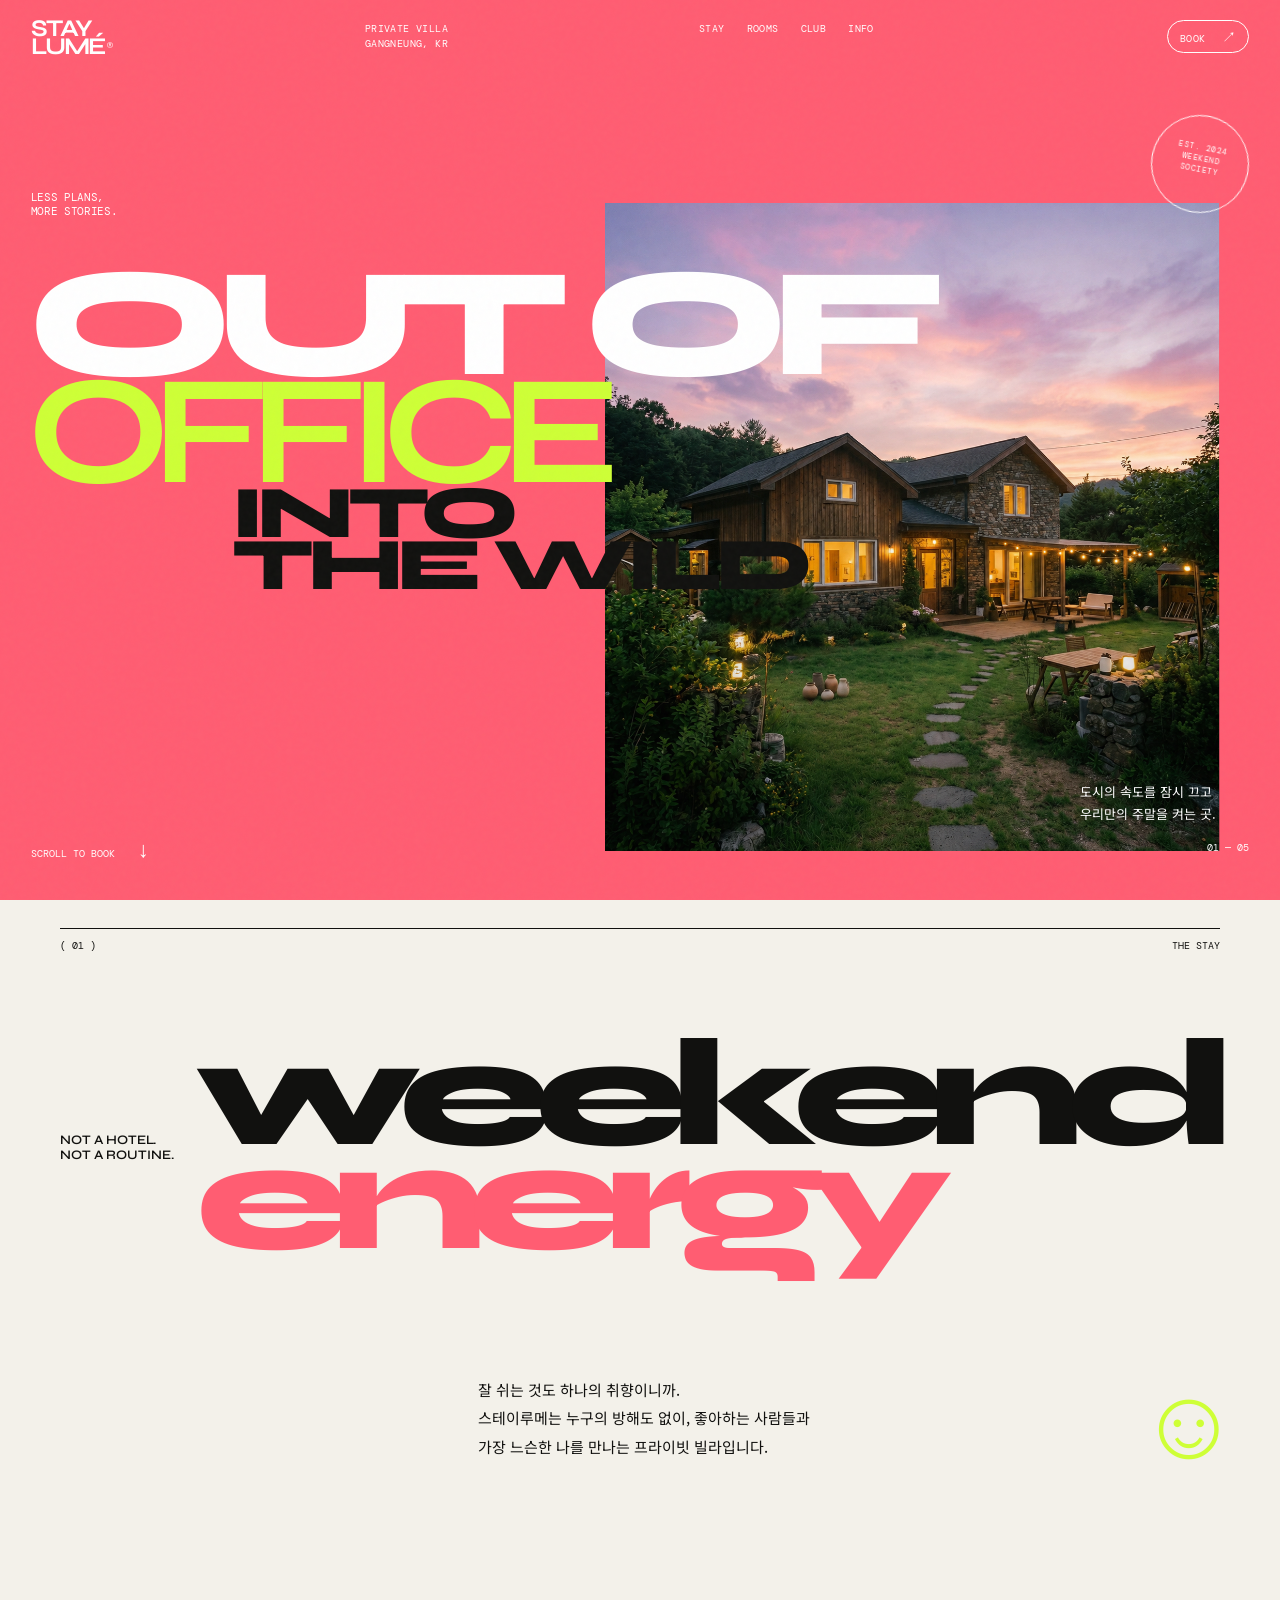
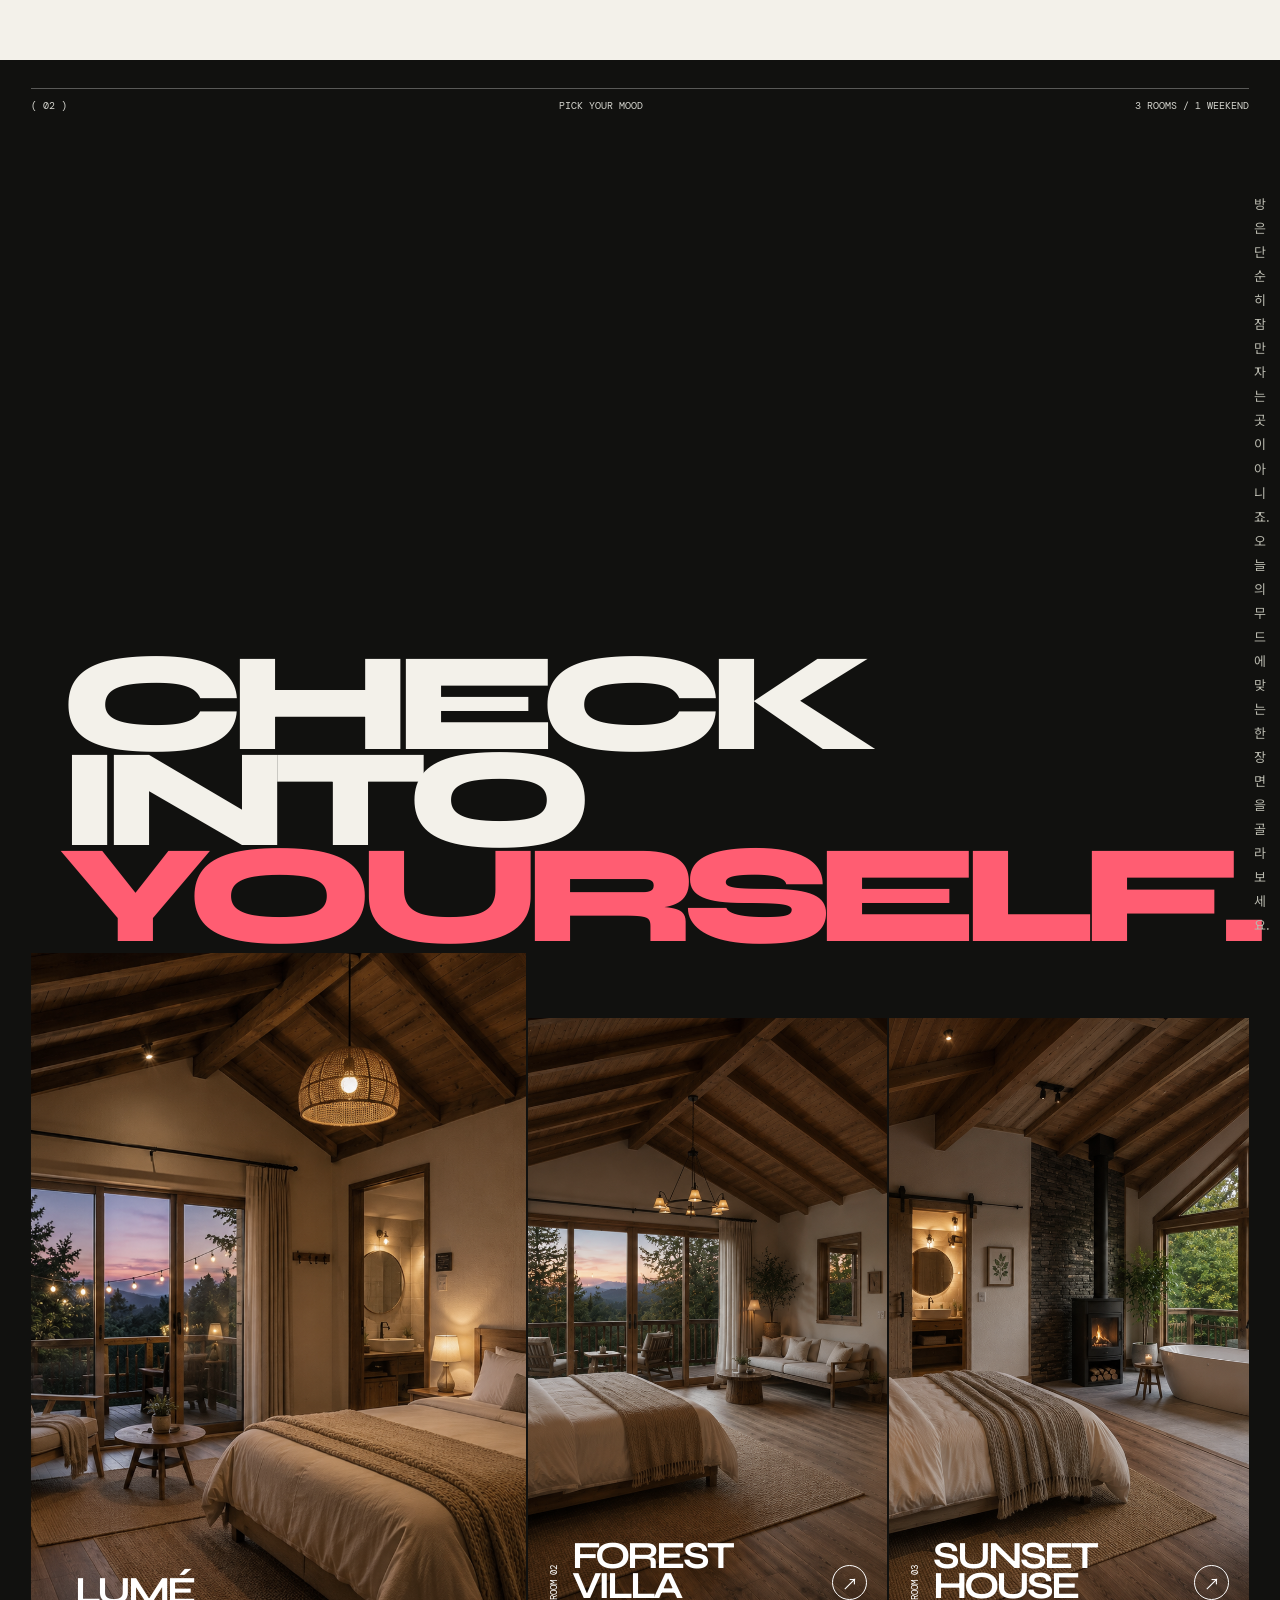
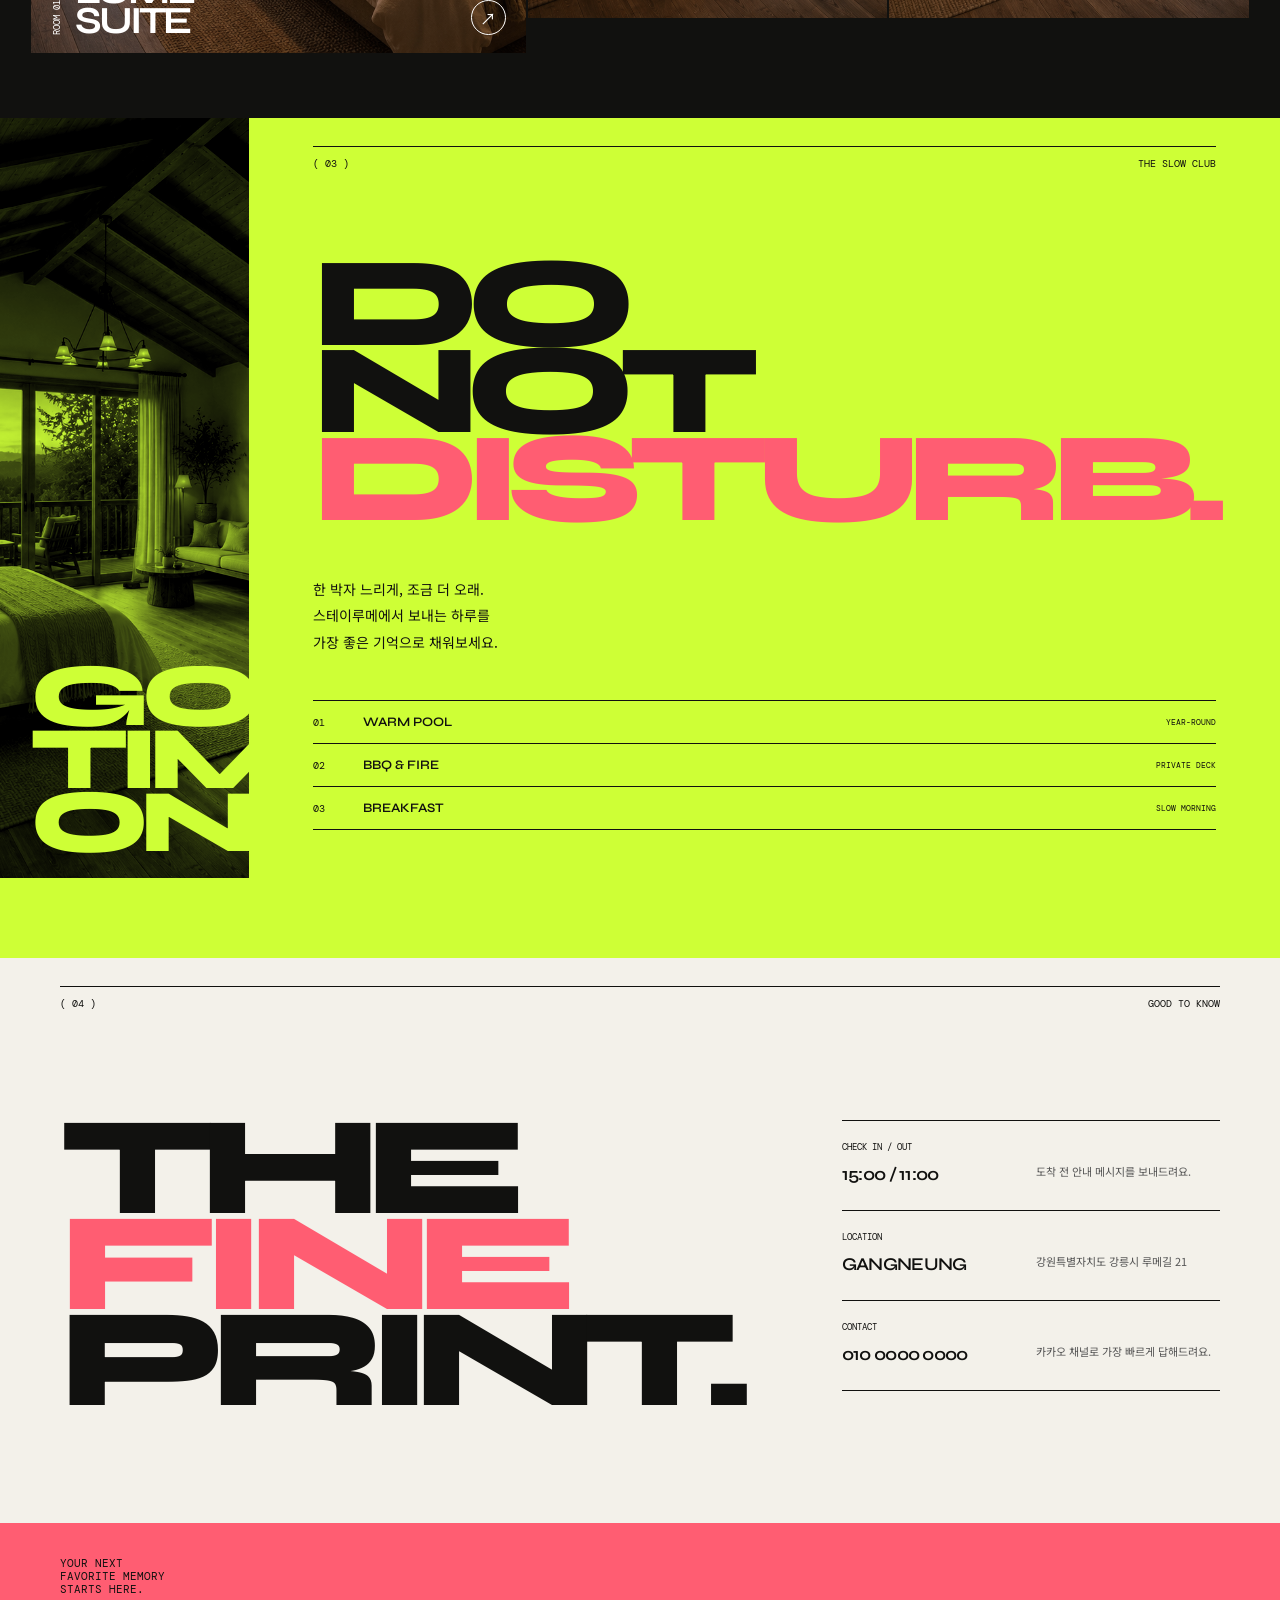
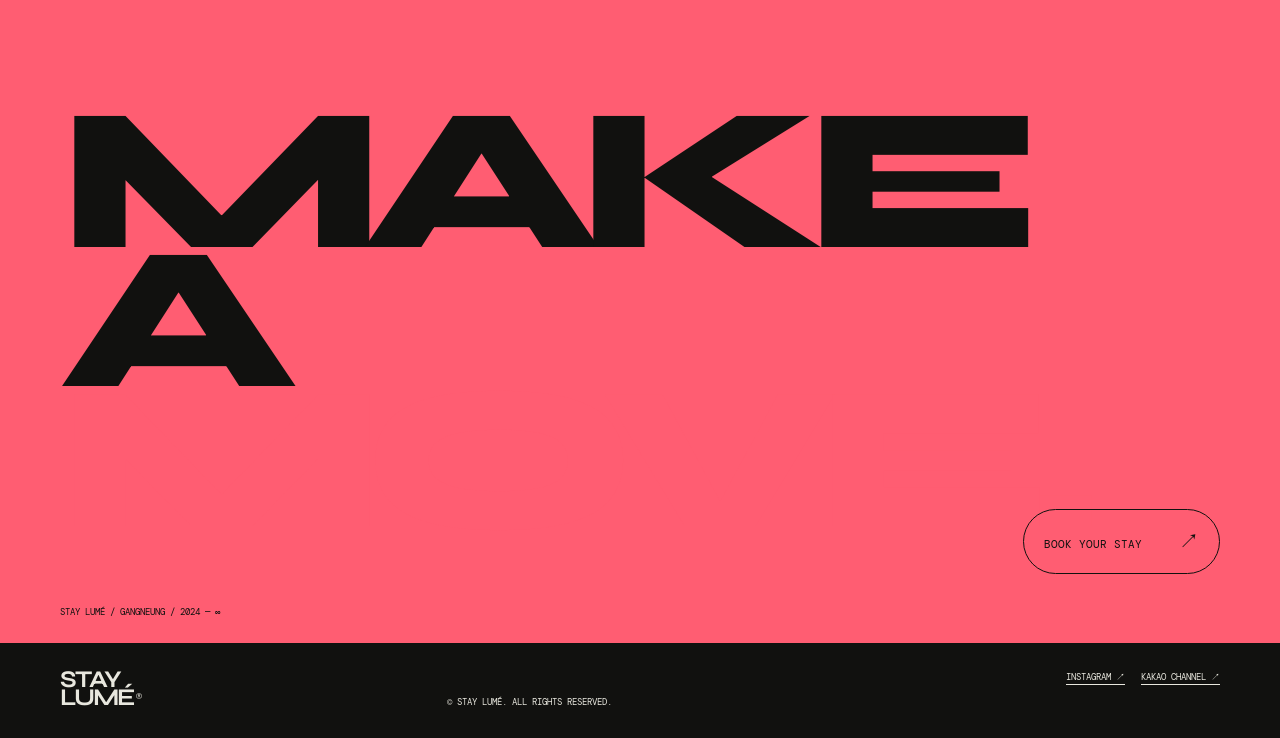
<file: site/01/index.html>
<!doctype html>
<html lang="ko">
  <head>
    <meta charset="UTF-8" />
    <meta name="viewport" content="width=device-width, initial-scale=1.0" />
    <meta name="description" content="STAY LUMÉ — 자연 가까이, 취향은 가장 선명하게." />
    <title>STAY LUMÉ — A slow weekend club</title>
    <link rel="preconnect" href="https://fonts.googleapis.com" />
    <link rel="preconnect" href="https://fonts.gstatic.com" crossorigin />
    <link href="https://fonts.googleapis.com/css2?family=DM+Mono&family=Syne:wght@400;500;600;700;800&family=Noto+Sans+KR:wght@400;500;600;700&display=swap" rel="stylesheet" />
    <link rel="stylesheet" href="style.css" />
    <link rel="stylesheet" href="../../wp-copy.css" data-wp-copy-ui="true" />
  </head>
  <body>
    <div class="grain" aria-hidden="true"></div>
    <header class="header" id="top">
      <a class="logo" href="#top">STAY<br />LUMÉ<span>®</span></a>
      <p class="header-note">PRIVATE VILLA<br />GANGNEUNG, KR</p>
      <nav class="nav" aria-label="주요 메뉴">
        <a href="#stay">STAY</a><a href="#rooms">ROOMS</a><a href="#club">CLUB</a><a href="#info">INFO</a>
      </nav>
      <a class="book-chip" href="#booking">BOOK <span>↗</span></a>
      <button class="menu-toggle" aria-label="메뉴 열기" aria-expanded="false"><span>MENU</span><i></i><i></i></button>
    </header>

    <div class="mobile-menu" aria-hidden="true">
      <a href="#stay">STAY</a><a href="#rooms">ROOMS</a><a href="#club">CLUB</a><a href="#info">INFO</a><a href="#booking">BOOK NOW ↗</a>
    </div>

    <main>
      <section class="hero">
        <div class="hero-photo"><img src="../../image/home.png" alt="스테이루메의 자연 풍경" /></div>
        <div class="hero-stamp">EST. 2024<br />WEEKEND<br />SOCIETY</div>
        <p class="hero-kicker">LESS PLANS,<br />MORE STORIES.</p>
        <h1><span>OUT OF</span><strong>OFFICE</strong><em>INTO<br />THE WILD</em></h1>
        <p class="hero-copy">도시의 속도를 잠시 끄고<br />우리만의 주말을 켜는 곳.</p>
        <a class="hero-book" href="#booking">SCROLL TO BOOK <b>↓</b></a>
        <p class="hero-count">01 — 05</p>
      </section>

      <section class="manifesto" id="stay">
        <div class="section-label"><span>( 01 )</span><span>THE STAY</span></div>
        <div class="manifesto-head"><p>NOT A HOTEL.<br />NOT A ROUTINE.</p><h2>weekend<br /><i>energy</i></h2></div>
        <div class="manifesto-bottom"><p>잘 쉬는 것도 하나의 취향이니까.<br />스테이루메는 누구의 방해도 없이, 좋아하는 사람들과<br />가장 느슨한 나를 만나는 프라이빗 빌라입니다.</p><div class="smiley">☺</div></div>
      </section>

      <section class="rooms" id="rooms">
        <div class="section-label section-label-light"><span>( 02 )</span><span>PICK YOUR MOOD</span><span>3 ROOMS / 1 WEEKEND</span></div>
        <div class="rooms-title"><h2>CHECK<br />INTO<br /><i>YOURSELF.</i></h2><p>방은 단순히 잠만 자는 곳이 아니죠.<br />오늘의 무드에 맞는 한 장면을 골라보세요.</p></div>
        <div class="room-grid">
          <a class="room room-a" href="#booking"><img src="../../image/room1.png" alt="루메 스위트 객실" /><div class="room-meta"><span>ROOM 01</span><b>LUMÉ<br />SUITE</b><i>↗</i></div></a>
          <a class="room room-b" href="#booking"><img src="../../image/room3.png" alt="포레스트 빌라 객실" /><div class="room-meta"><span>ROOM 02</span><b>FOREST<br />VILLA</b><i>↗</i></div></a>
          <a class="room room-c" href="#booking"><img src="../../image/room4.png" alt="선셋 하우스 객실" /><div class="room-meta"><span>ROOM 03</span><b>SUNSET<br />HOUSE</b><i>↗</i></div></a>
        </div>
      </section>

      <section class="club" id="club">
        <div class="club-visual"><img src="../../image/room3.png" alt="스테이루메의 휴식 공간" /><p>GOOD<br />TIMES<br />ONLY</p></div>
        <div class="club-copy"><div class="section-label"><span>( 03 )</span><span>THE SLOW CLUB</span></div><h2>DO<br />NOT<br /><i>DISTURB.</i></h2><p>한 박자 느리게, 조금 더 오래.<br />스테이루메에서 보내는 하루를<br />가장 좋은 기억으로 채워보세요.</p><div class="club-list"><div><b>01</b><span>WARM POOL</span><em>YEAR-ROUND</em></div><div><b>02</b><span>BBQ & FIRE</span><em>PRIVATE DECK</em></div><div><b>03</b><span>BREAKFAST</span><em>SLOW MORNING</em></div></div></div>
      </section>

      <section class="info" id="info">
        <div class="section-label"><span>( 04 )</span><span>GOOD TO KNOW</span></div>
        <div class="info-layout"><h2>THE<br /><i>FINE</i><br />PRINT.</h2><div class="info-items"><article><span>CHECK IN / OUT</span><strong>15:00 / 11:00</strong><p>도착 전 안내 메시지를 보내드려요.</p></article><article><span>LOCATION</span><strong>GANGNEUNG</strong><p>강원특별자치도 강릉시 루메길 21</p></article><article><span>CONTACT</span><strong>010 0000 0000</strong><p>카카오 채널로 가장 빠르게 답해드려요.</p></article></div></div>
      </section>

      <section class="booking" id="booking">
        <p>YOUR NEXT<br />FAVORITE MEMORY<br />STARTS HERE.</p>
        <h2>MAKE<br />A <i>MOVE.</i></h2>
        <a href="tel:010-0000-0000">BOOK YOUR STAY <span>↗</span></a>
        <small>STAY LUMÉ / GANGNEUNG / 2024 — ∞</small>
      </section>
    </main>
    <footer><a class="logo" href="#top">STAY<br />LUMÉ<span>®</span></a><p>© STAY LUMÉ. ALL RIGHTS RESERVED.</p><div><a href="#top">INSTAGRAM ↗</a><a href="#top">KAKAO CHANNEL ↗</a></div></footer>
    <script src="script.js"></script>
    <script src="../../wp-copy.js" data-wp-copy-ui="true"></script>
  </body>
</html>
</file>
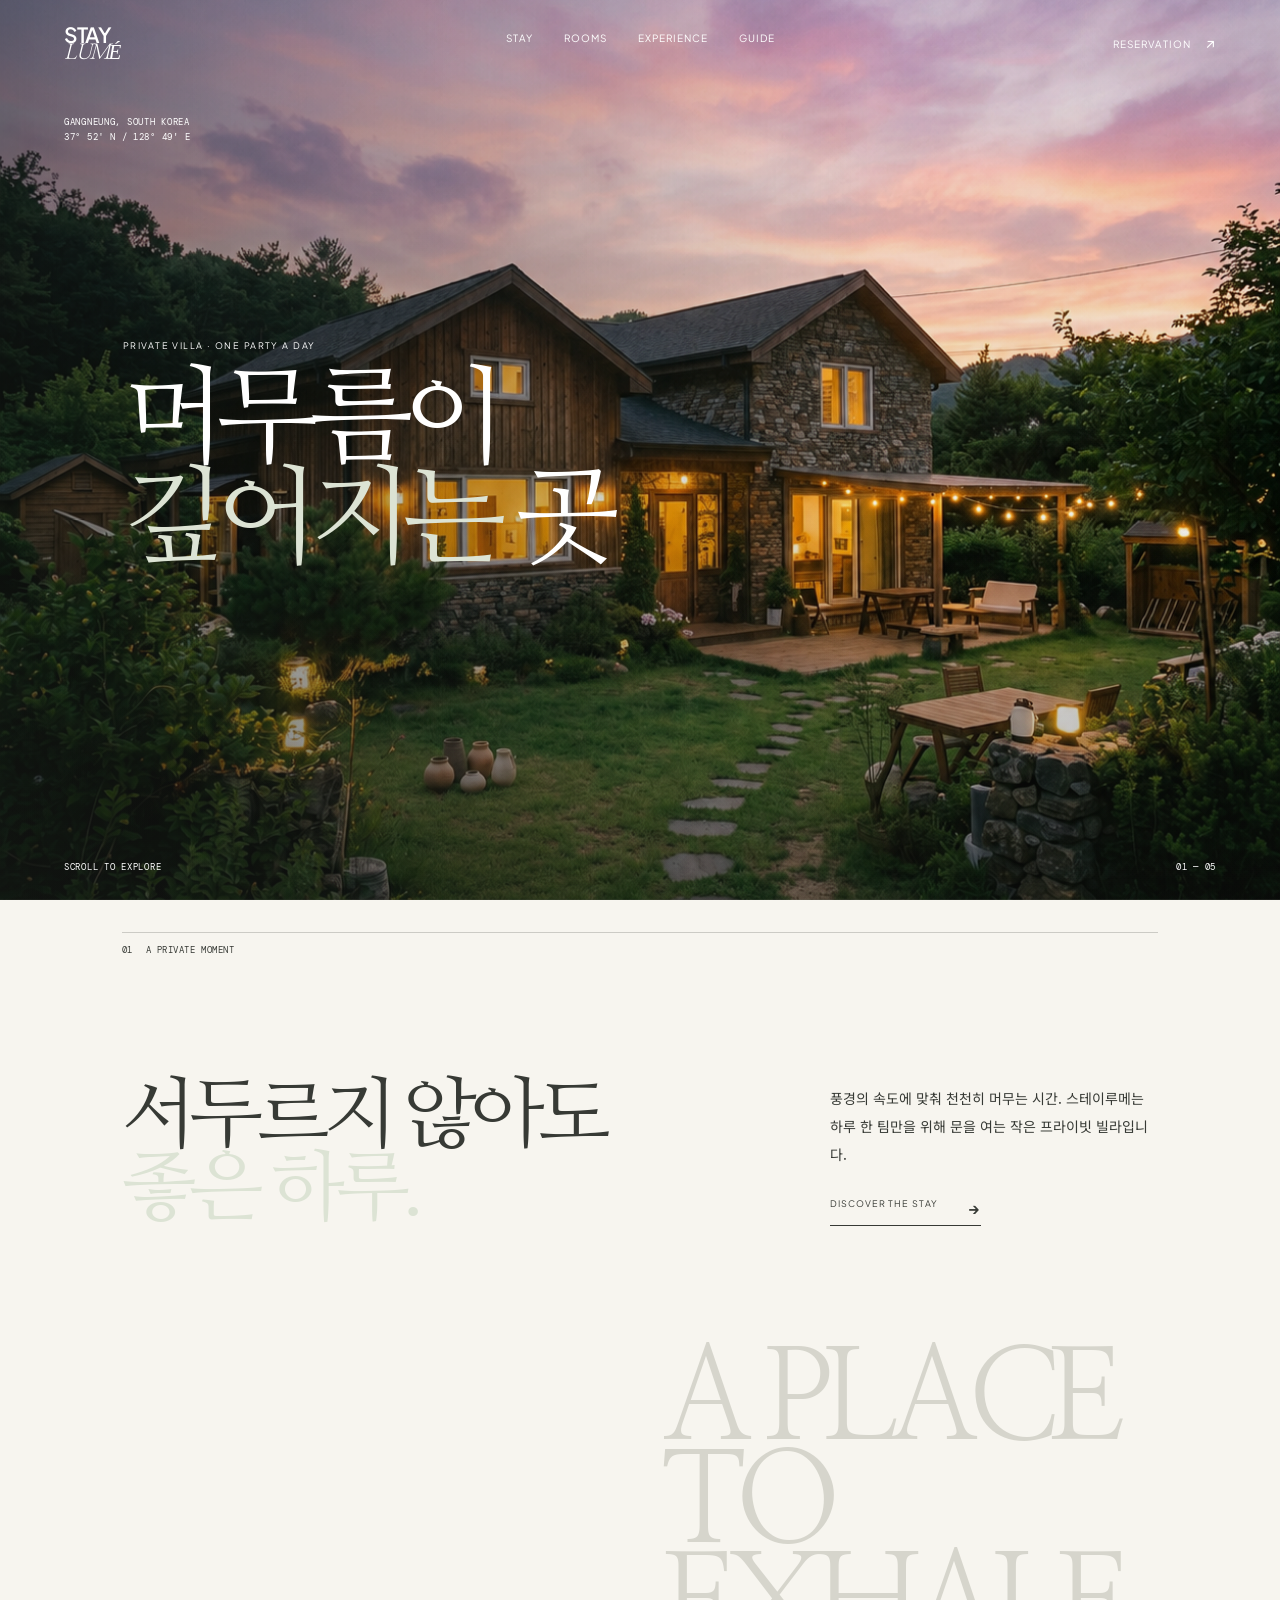
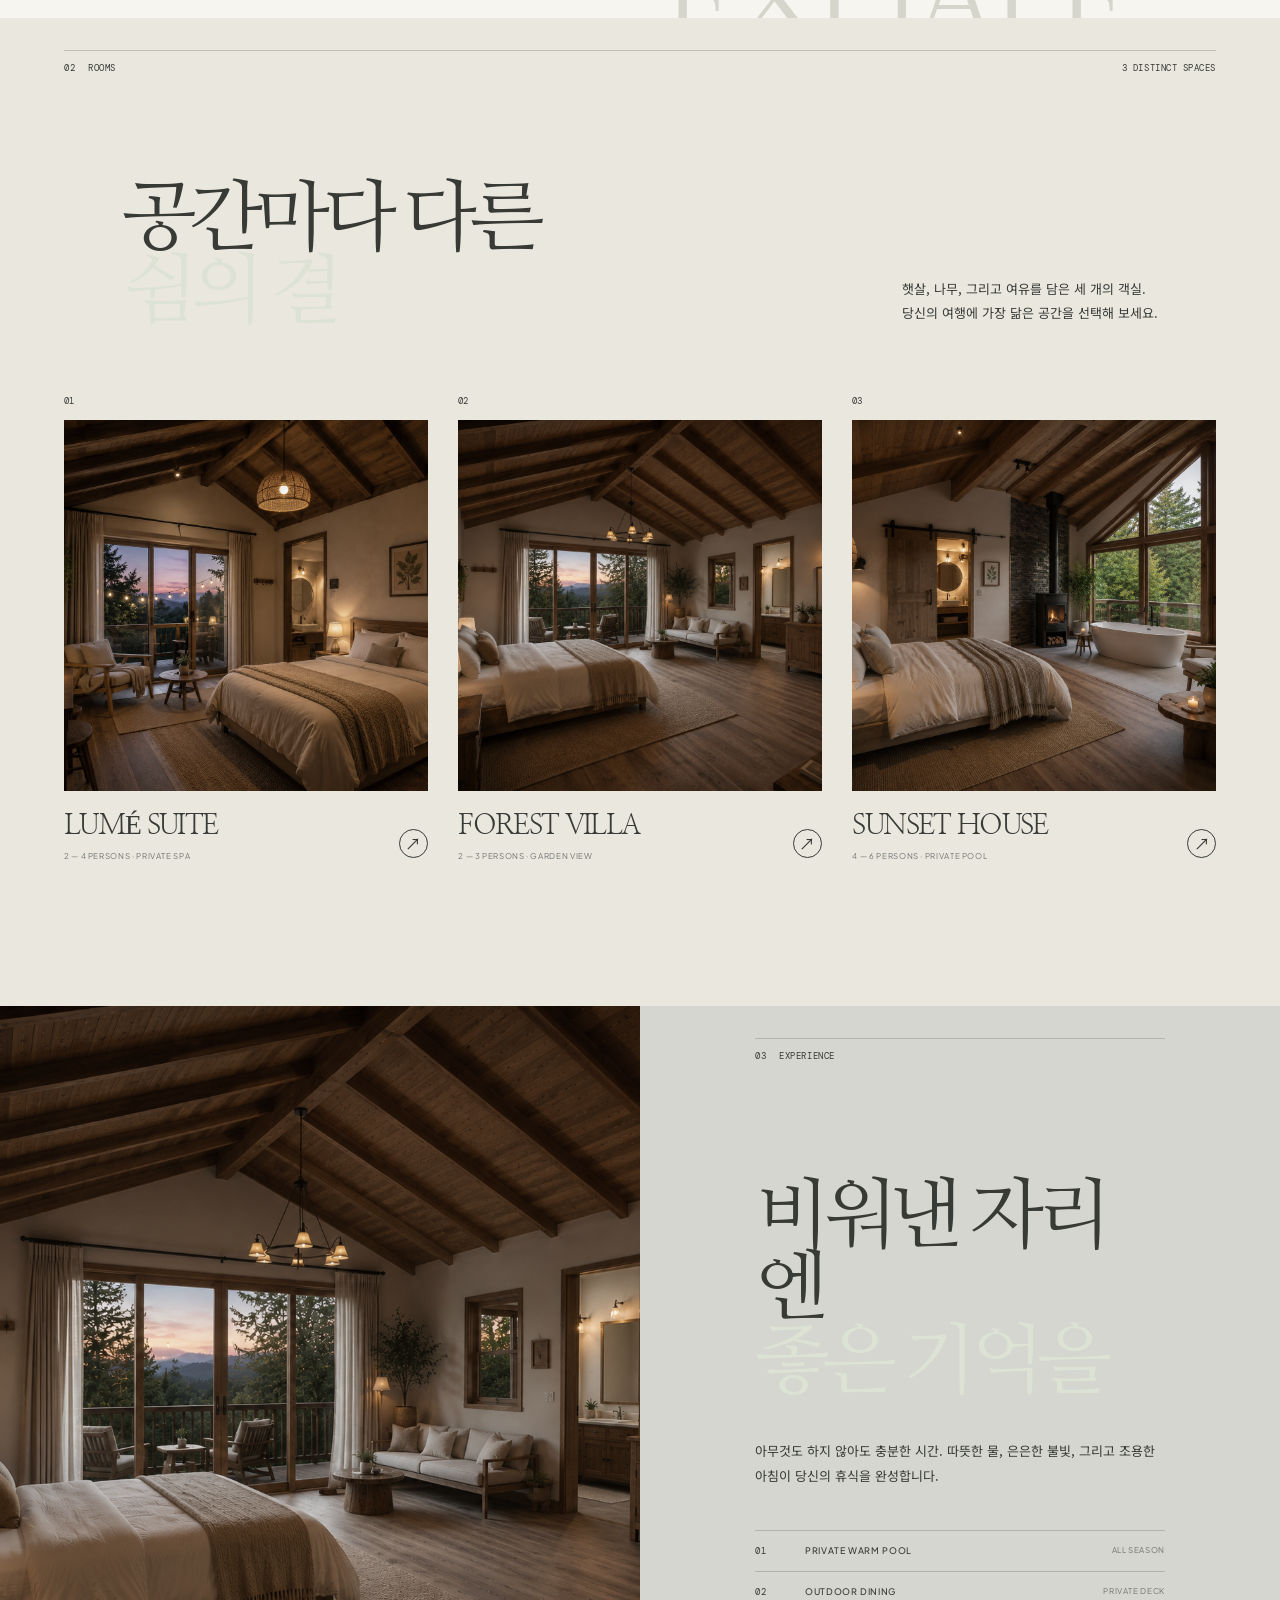
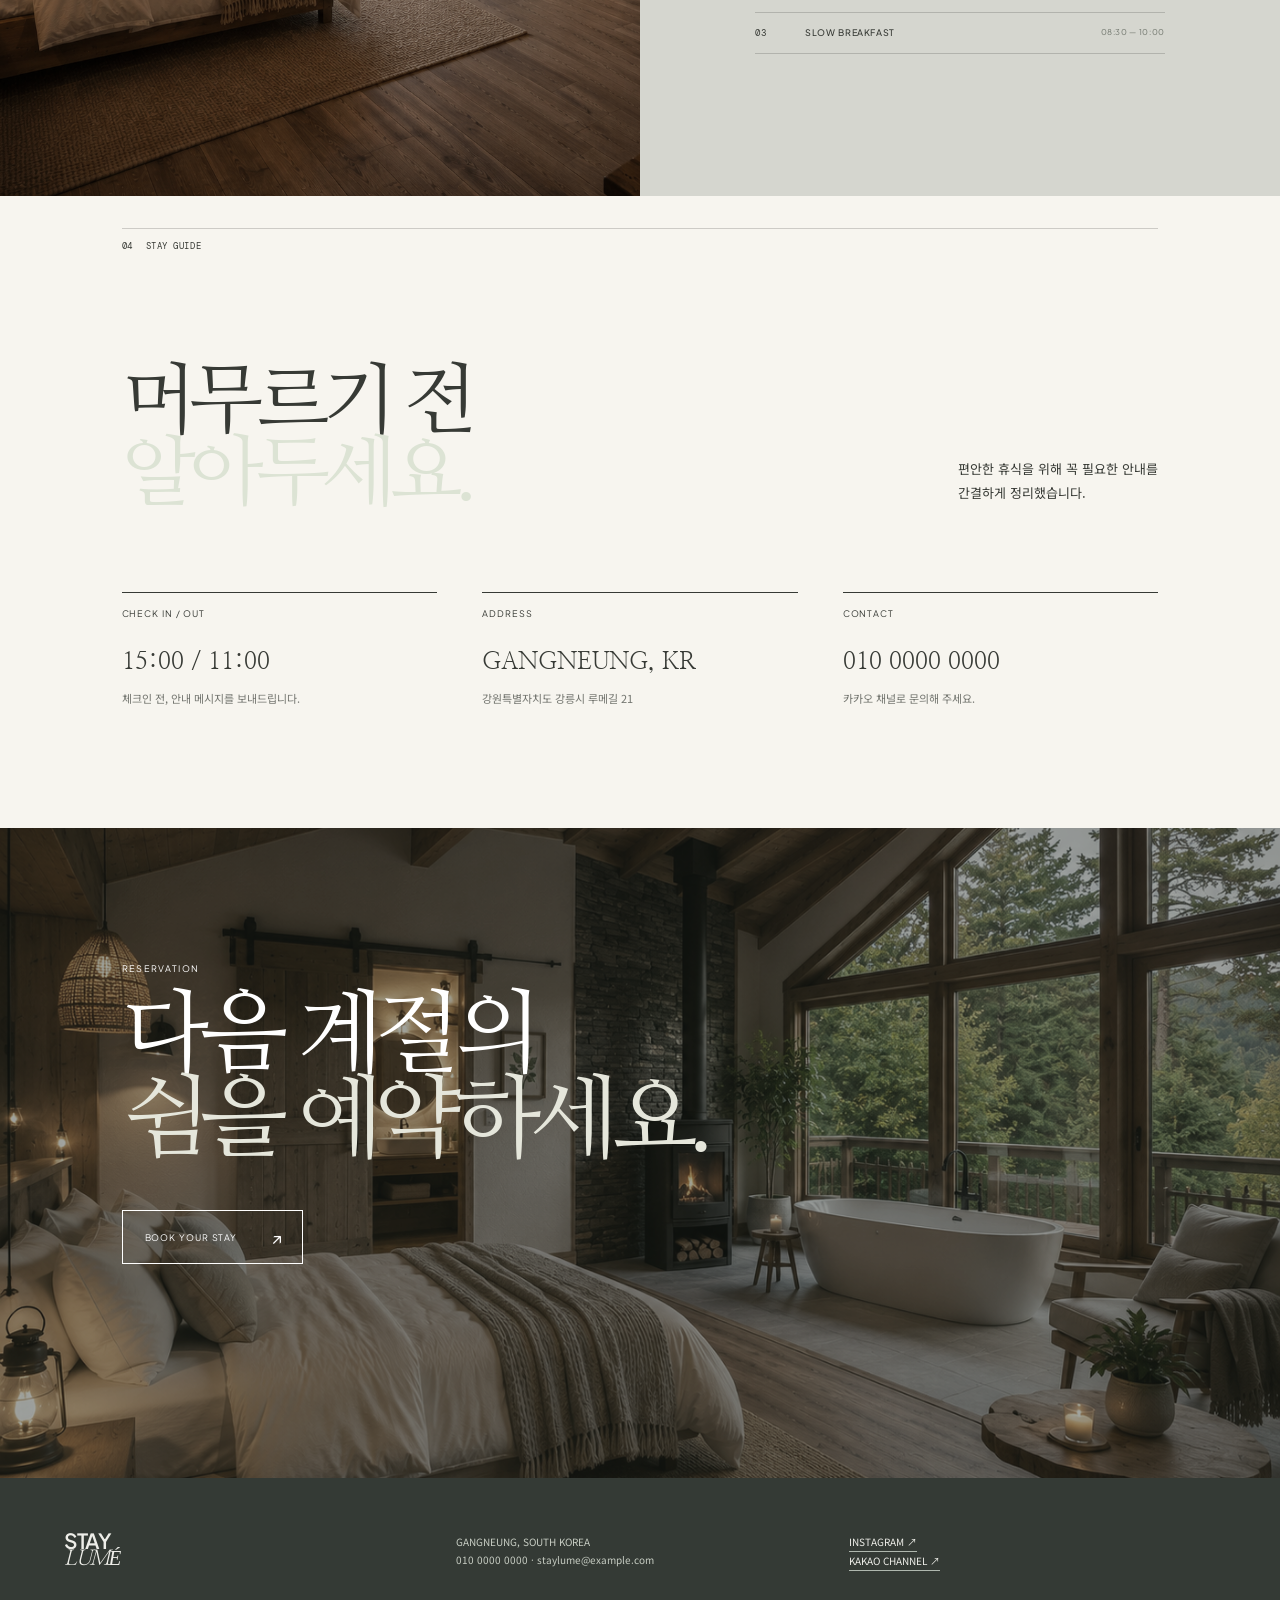
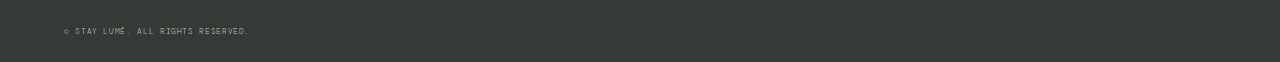
<file: site/02/index.html>
<!doctype html>
<html lang="ko">
  <head>
    <meta charset="UTF-8" />
    <meta name="viewport" content="width=device-width, initial-scale=1.0" />
    <meta name="description" content="STAY LUMÉ — 자연과 가장 가까운 프라이빗 스테이" />
    <title>STAY LUMÉ | A quiet place to arrive</title>
    <link rel="preconnect" href="https://fonts.googleapis.com" />
    <link rel="preconnect" href="https://fonts.gstatic.com" crossorigin />
    <link href="https://fonts.googleapis.com/css2?family=DM+Mono&family=Nanum+Myeongjo:wght@400;700&family=Plus+Jakarta+Sans:wght@400;500;600&family=Noto+Sans+KR:wght@400;500;600&display=swap" rel="stylesheet" />
    <link rel="stylesheet" href="style.css" />
    <link rel="stylesheet" href="../../wp-copy.css" data-wp-copy-ui="true" />
  </head>
  <body>
    <header class="header" id="top">
      <a class="brand" href="#top">STAY<br /><i>LUMÉ</i></a>
      <nav class="nav" aria-label="주요 메뉴"><a href="#about">STAY</a><a href="#rooms">ROOMS</a><a href="#experience">EXPERIENCE</a><a href="#guide">GUIDE</a></nav>
      <a class="reserve-top" href="#booking">RESERVATION <span>↗</span></a>
      <button class="menu-toggle" aria-label="메뉴 열기" aria-expanded="false"><span>MENU</span><i></i></button>
    </header>
    <div class="mobile-menu" aria-hidden="true"><a href="#about">STAY</a><a href="#rooms">ROOMS</a><a href="#experience">EXPERIENCE</a><a href="#guide">GUIDE</a><a href="#booking">RESERVATION ↗</a></div>

    <main>
      <section class="hero">
        <div class="hero-image"><img src="../../image/home.png" alt="자연 가까이에 자리한 스테이루메" /></div>
        <div class="hero-tint"></div>
        <p class="hero-location">GANGNEUNG, SOUTH KOREA<br />37° 52′ N / 128° 49′ E</p>
        <div class="hero-title"><p>PRIVATE VILLA · ONE PARTY A DAY</p><h1>머무름이<br /><i>깊어지는</i> 곳</h1></div>
        <div class="hero-footer"><span>SCROLL TO EXPLORE</span><span>01 — 05</span></div>
      </section>

      <section class="intro reveal" id="about">
        <div class="section-meta"><span>01</span><span>A PRIVATE MOMENT</span></div>
        <div class="intro-grid"><h2>서두르지 않아도<br /><i>좋은 하루.</i></h2><div><p>풍경의 속도에 맞춰 천천히 머무는 시간. 스테이루메는 하루 한 팀만을 위해 문을 여는 작은 프라이빗 빌라입니다.</p><a class="line-link" href="#rooms">DISCOVER THE STAY <b>→</b></a></div></div>
        <p class="large-note">A PLACE<br />TO <i>EXHALE</i></p>
      </section>

      <section class="rooms" id="rooms">
        <div class="section-meta"><span>02</span><span>ROOMS</span><span>3 DISTINCT SPACES</span></div>
        <div class="rooms-heading reveal"><h2>공간마다 다른<br /><i>쉼의 결</i></h2><p>햇살, 나무, 그리고 여유를 담은 세 개의 객실.<br />당신의 여행에 가장 닮은 공간을 선택해 보세요.</p></div>
        <div class="room-list">
          <a class="room-card reveal" href="#booking"><span class="room-index">01</span><div class="room-image"><img src="../../image/room1.png" alt="루메 스위트 객실" /></div><div class="room-text"><h3>LUMÉ SUITE</h3><p>2 — 4 PERSONS · PRIVATE SPA</p></div><b class="arrow">↗</b></a>
          <a class="room-card room-offset reveal" href="#booking"><span class="room-index">02</span><div class="room-image"><img src="../../image/room3.png" alt="포레스트 빌라 객실" /></div><div class="room-text"><h3>FOREST VILLA</h3><p>2 — 3 PERSONS · GARDEN VIEW</p></div><b class="arrow">↗</b></a>
          <a class="room-card reveal" href="#booking"><span class="room-index">03</span><div class="room-image"><img src="../../image/room4.png" alt="선셋 하우스 객실" /></div><div class="room-text"><h3>SUNSET HOUSE</h3><p>4 — 6 PERSONS · PRIVATE POOL</p></div><b class="arrow">↗</b></a>
        </div>
      </section>

      <section class="experience" id="experience">
        <div class="experience-image"><img src="../../image/room3.png" alt="스테이루메의 조용한 휴식" /></div>
        <div class="experience-copy reveal"><div class="section-meta"><span>03</span><span>EXPERIENCE</span></div><h2>비워낸 자리엔<br /><i>좋은 기억을</i></h2><p>아무것도 하지 않아도 충분한 시간. 따뜻한 물, 은은한 불빛, 그리고 조용한 아침이 당신의 휴식을 완성합니다.</p><div class="experience-list"><div><span>01</span><b>PRIVATE WARM POOL</b><em>ALL SEASON</em></div><div><span>02</span><b>OUTDOOR DINING</b><em>PRIVATE DECK</em></div><div><span>03</span><b>SLOW BREAKFAST</b><em>08:30 — 10:00</em></div></div></div>
      </section>

      <section class="guide reveal" id="guide">
        <div class="section-meta"><span>04</span><span>STAY GUIDE</span></div>
        <div class="guide-title"><h2>머무르기 전<br /><i>알아두세요.</i></h2><p>편안한 휴식을 위해 꼭 필요한 안내를<br />간결하게 정리했습니다.</p></div>
        <div class="guide-list"><article><span>CHECK IN / OUT</span><strong>15:00 / 11:00</strong><p>체크인 전, 안내 메시지를 보내드립니다.</p></article><article><span>ADDRESS</span><strong>GANGNEUNG, KR</strong><p>강원특별자치도 강릉시 루메길 21</p></article><article><span>CONTACT</span><strong>010 0000 0000</strong><p>카카오 채널로 문의해 주세요.</p></article></div>
      </section>

      <section class="booking" id="booking"><div class="booking-image"><img src="../../image/room4.png" alt="스테이루메의 여유로운 객실" /></div><div class="booking-copy reveal"><p>RESERVATION</p><h2>다음 계절의<br /><i>쉼을 예약하세요.</i></h2><a href="tel:010-0000-0000">BOOK YOUR STAY <span>↗</span></a></div></section>
    </main>
    <footer><a class="brand" href="#top">STAY<br /><i>LUMÉ</i></a><p>GANGNEUNG, SOUTH KOREA<br />010 0000 0000 · staylume@example.com</p><div><a href="#top">INSTAGRAM ↗</a><a href="#top">KAKAO CHANNEL ↗</a></div><small>© STAY LUMÉ. ALL RIGHTS RESERVED.</small></footer>
    <script src="script_v2.js"></script>
    <script src="../../wp-copy.js" data-wp-copy-ui="true"></script>
  </body>
</html>
</file>
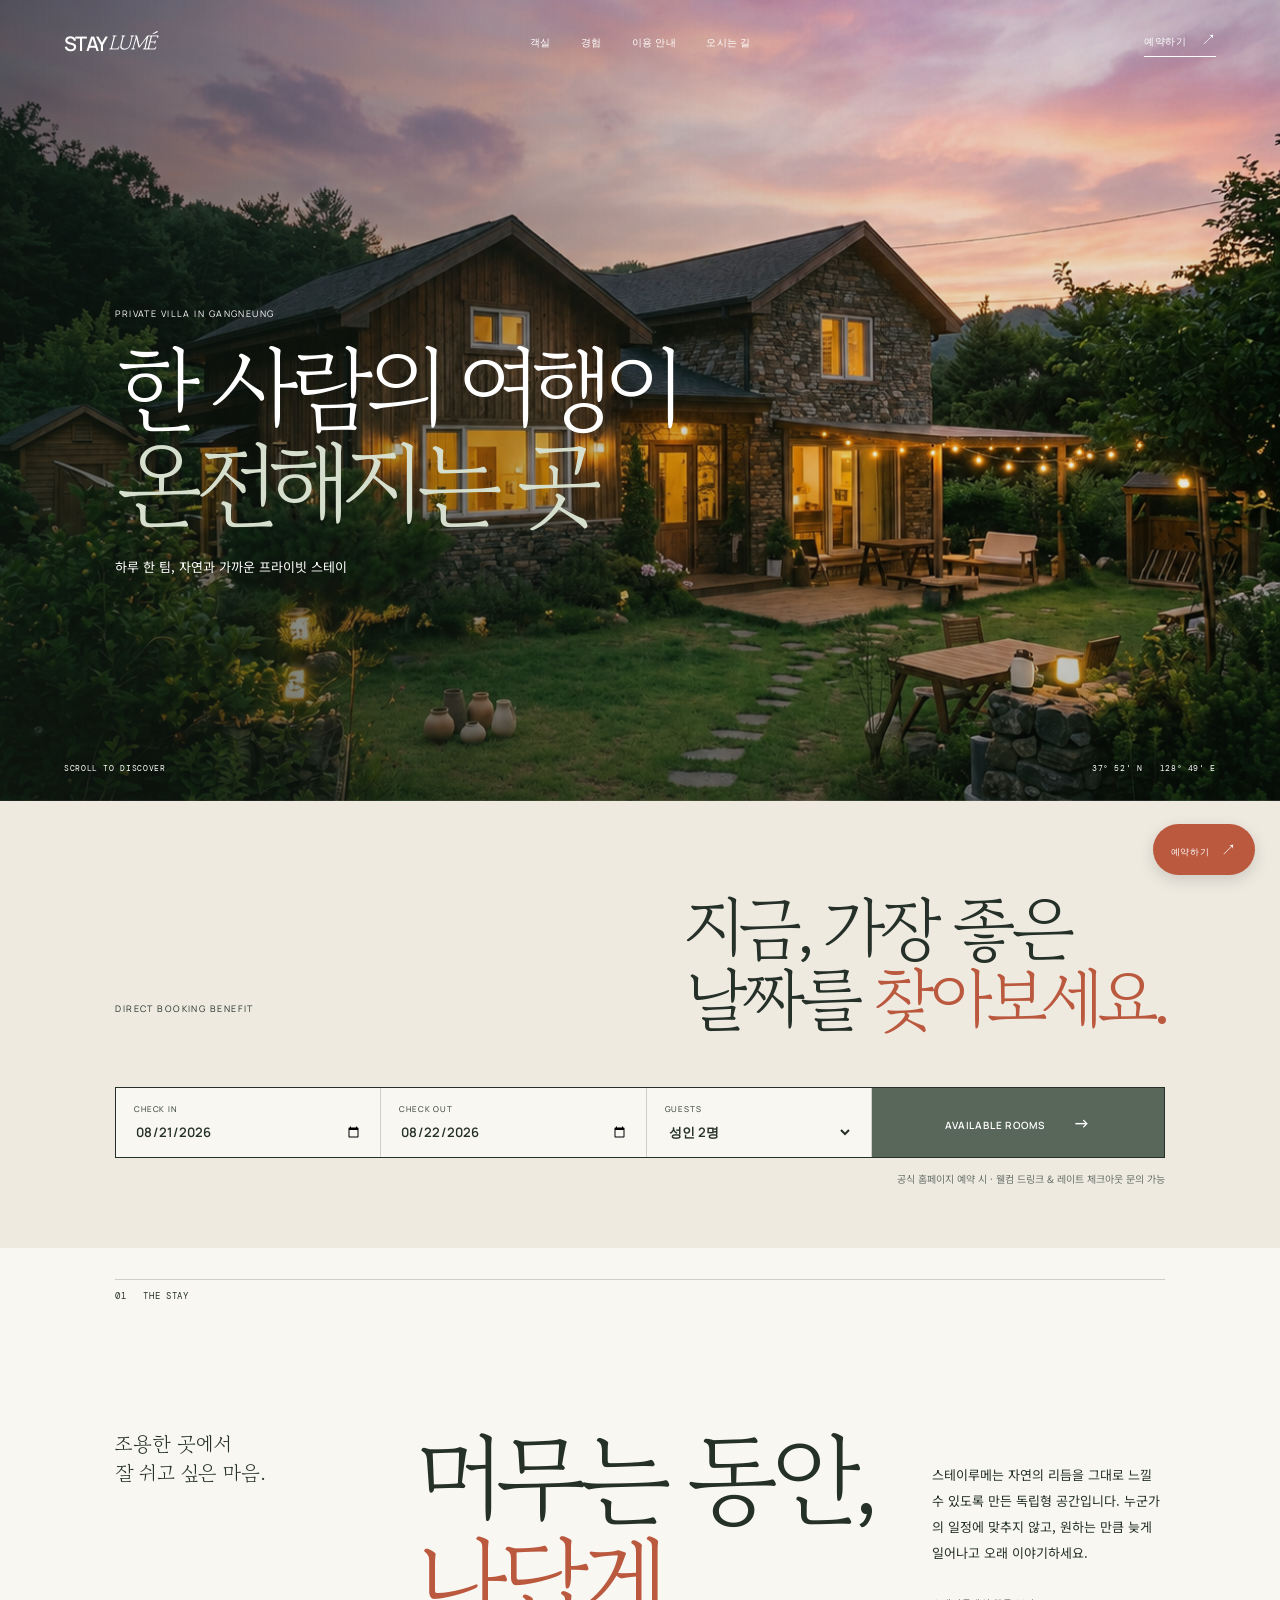
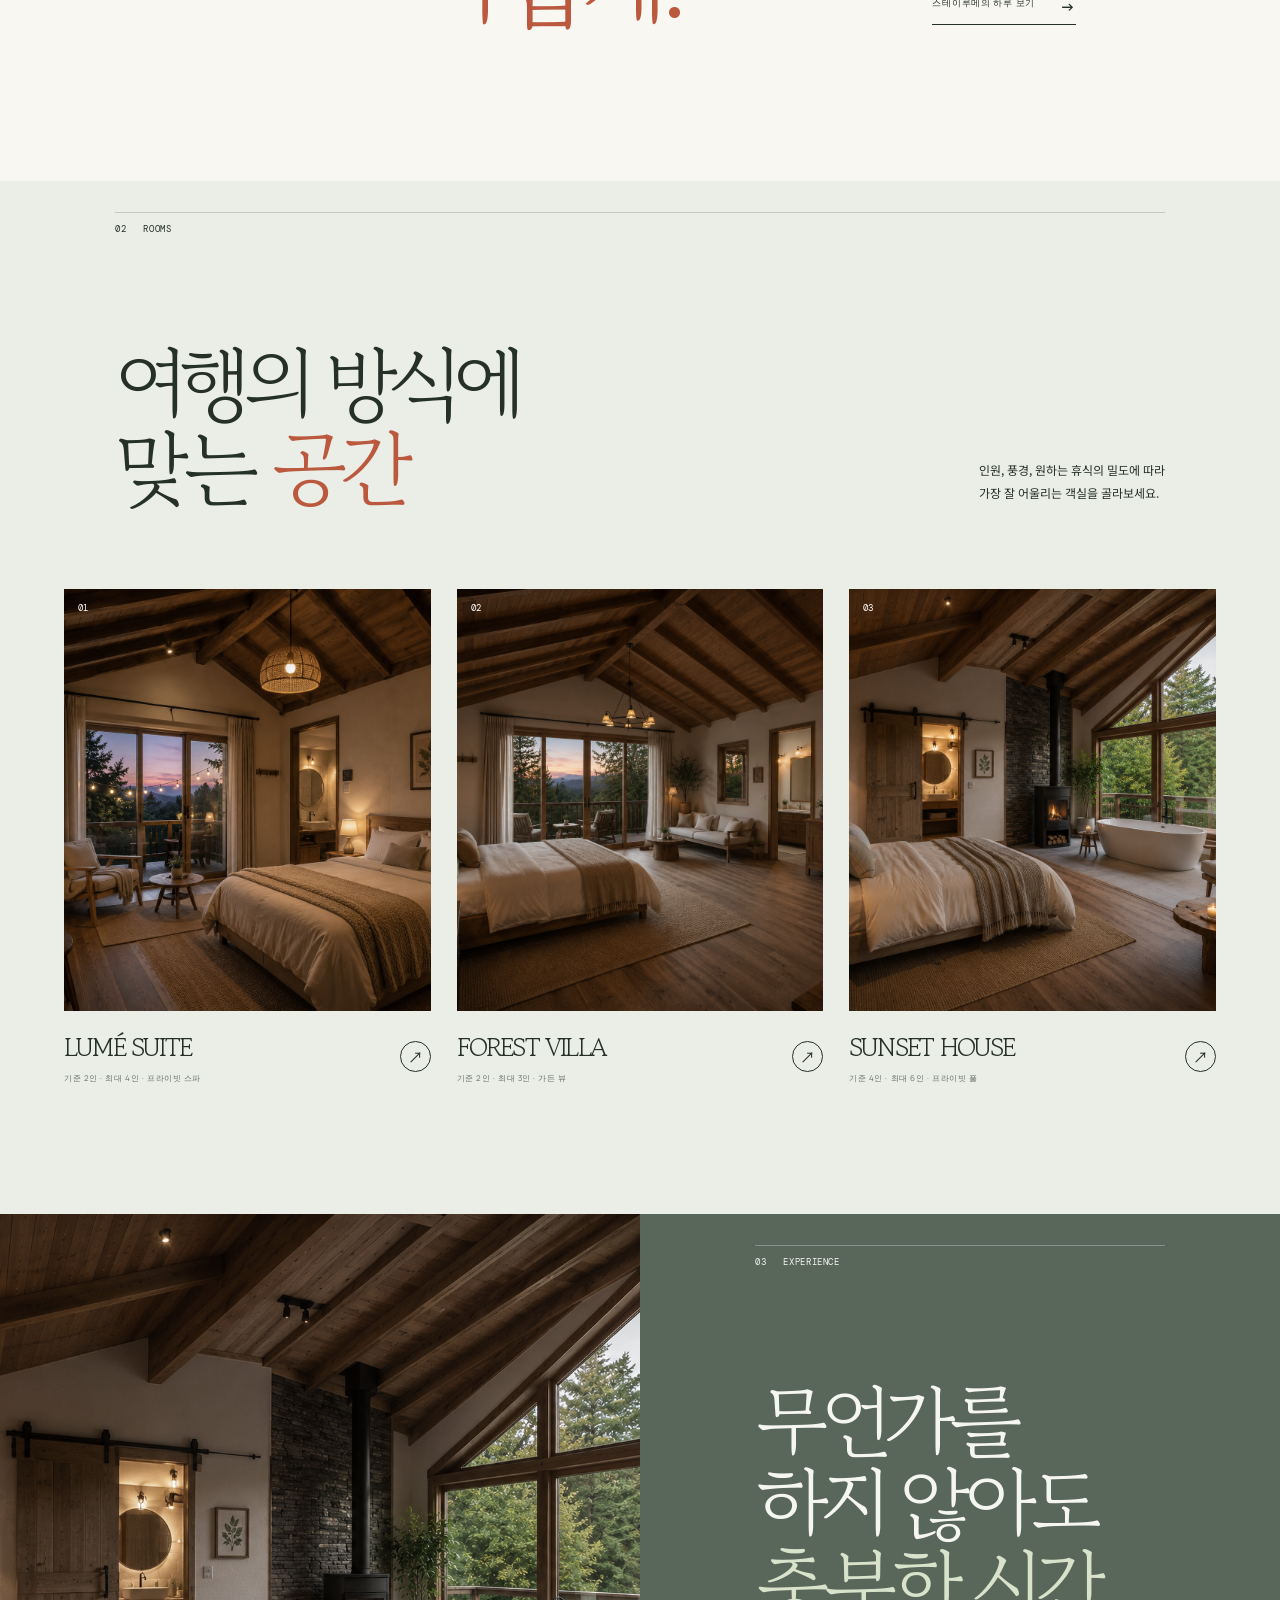
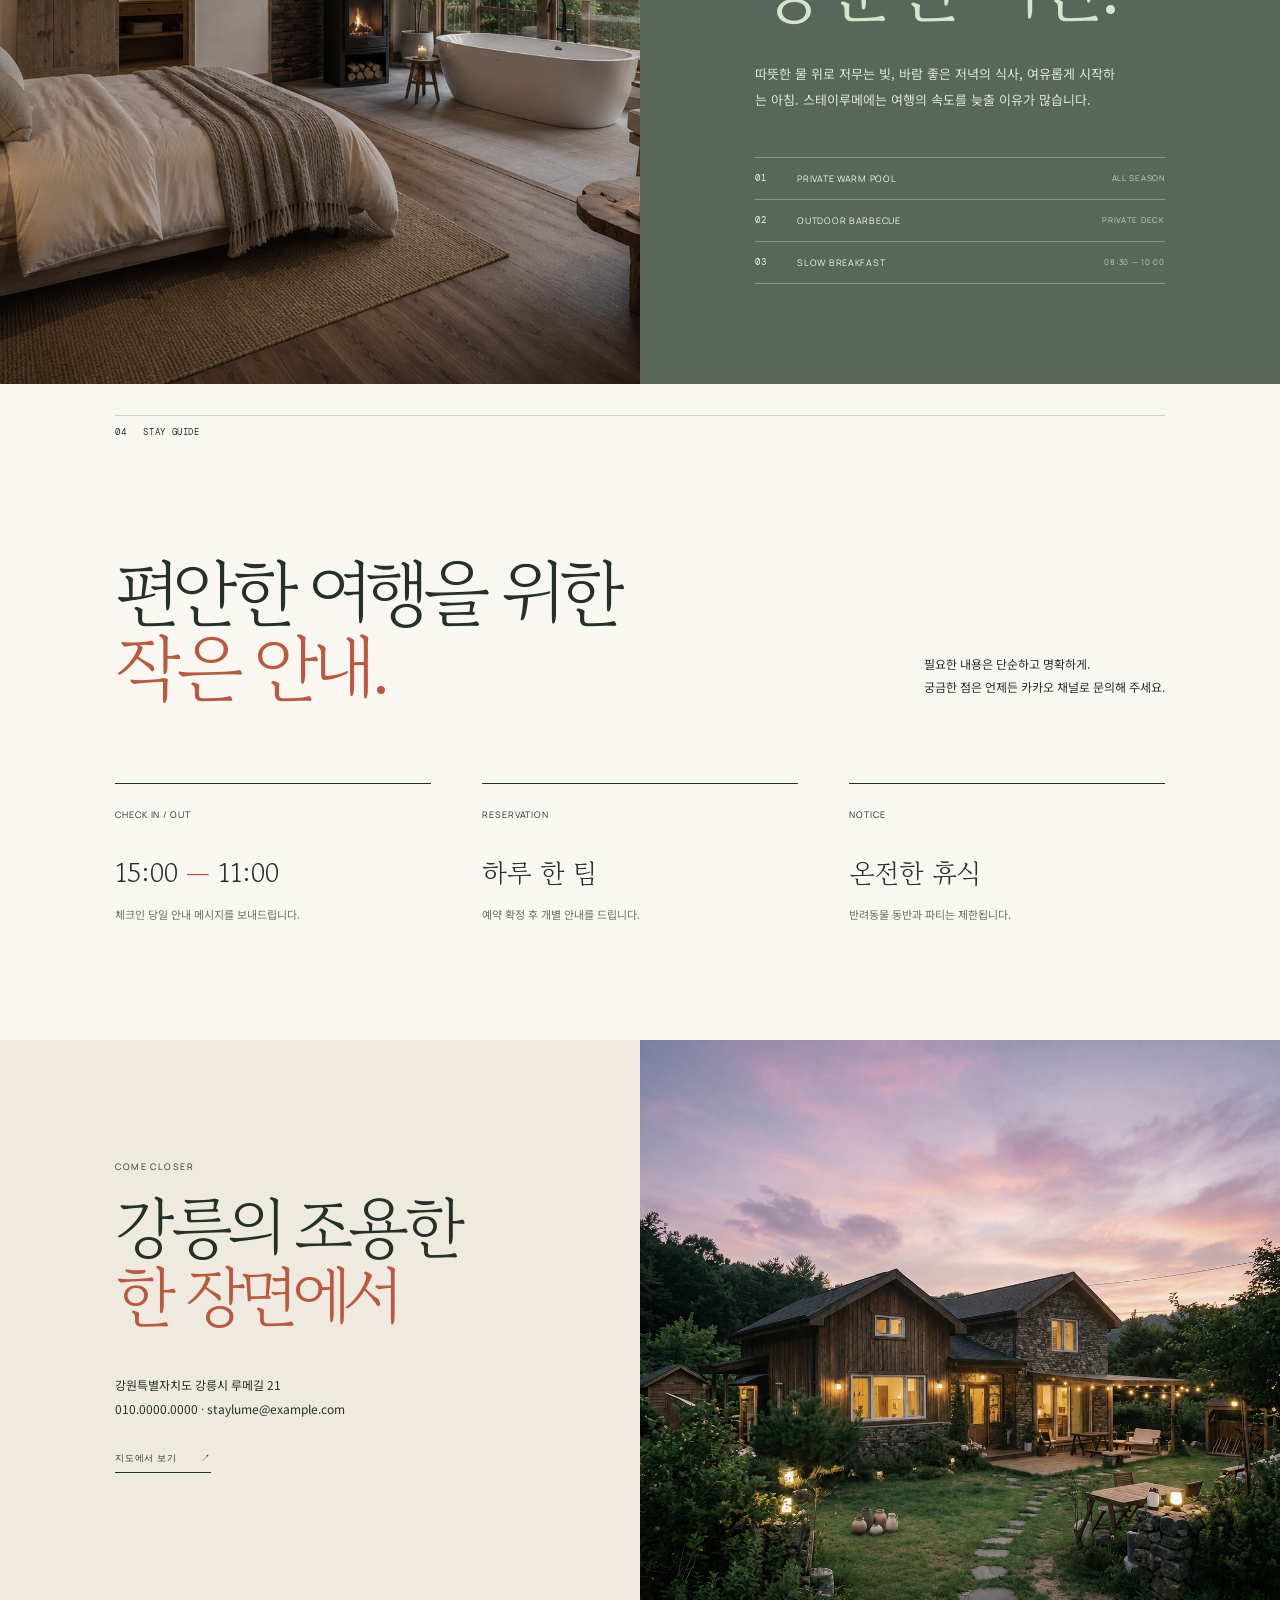
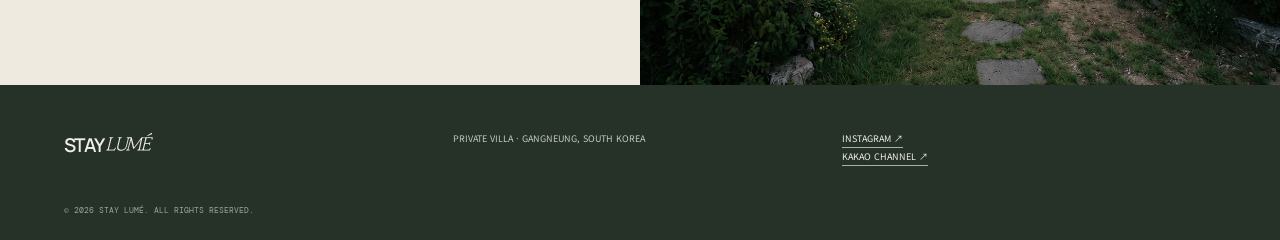
<file: site/03/index.html>
<!doctype html>
<html lang="ko">
  <head>
    <meta charset="UTF-8" />
    <meta name="viewport" content="width=device-width, initial-scale=1.0" />
    <meta name="description" content="STAY LUMÉ — 하루 한 팀을 위한 강릉 프라이빗 스테이" />
    <title>STAY LUMÉ | Private stay, Gangneung</title>
    <link rel="preconnect" href="https://fonts.googleapis.com" />
    <link rel="preconnect" href="https://fonts.gstatic.com" crossorigin />
    <link href="https://fonts.googleapis.com/css2?family=DM+Mono&family=Gowun+Batang:wght@400;700&family=Manrope:wght@400;500;600;700&family=Noto+Sans+KR:wght@400;500;600;700&display=swap" rel="stylesheet" />
    <link rel="stylesheet" href="style.css" />
    <link rel="stylesheet" href="../../wp-copy.css" data-wp-copy-ui="true" />
  </head>
  <body>
    <header class="header" id="top">
      <a class="logo" href="#top">STAY <i>LUMÉ</i></a>
      <nav aria-label="주요 메뉴"><a href="#rooms">객실</a><a href="#experience">경험</a><a href="#guide">이용 안내</a><a href="#location">오시는 길</a></nav>
      <a class="header-book" href="#availability">예약하기 <span>↗</span></a>
      <button class="menu-toggle" aria-label="메뉴 열기" aria-expanded="false"><i></i><i></i></button>
    </header>
    <div class="mobile-menu" aria-hidden="true"><a href="#rooms">객실</a><a href="#experience">경험</a><a href="#guide">이용 안내</a><a href="#location">오시는 길</a><a href="#availability">예약하기 ↗</a></div>

    <main>
      <section class="hero">
        <div class="hero-image"><img src="../../image/home.png" alt="스테이루메의 자연 풍경" /></div><div class="hero-wash"></div>
        <div class="hero-content"><p>PRIVATE VILLA IN GANGNEUNG</p><h1>한 사람의 여행이<br /><i>온전해지는 곳</i></h1><span>하루 한 팀, 자연과 가까운 프라이빗 스테이</span></div>
        <div class="hero-bottom"><span>SCROLL TO DISCOVER</span><span>37° 52' N &nbsp; 128° 49' E</span></div>
      </section>

      <section class="availability" id="availability">
        <div class="availability-title"><p>DIRECT BOOKING BENEFIT</p><h2>지금, 가장 좋은<br />날짜를 <i>찾아보세요.</i></h2></div>
        <form class="booking-form" id="booking-form">
          <label>CHECK IN<input type="date" value="2026-08-21" aria-label="체크인 날짜" /></label>
          <label>CHECK OUT<input type="date" value="2026-08-22" aria-label="체크아웃 날짜" /></label>
          <label>GUESTS<select aria-label="인원 선택"><option>성인 2명</option><option>성인 3명</option><option>성인 4명</option><option>성인 5명 이상</option></select></label>
          <button type="submit">AVAILABLE ROOMS <span>→</span></button>
        </form>
        <p class="booking-perk">공식 홈페이지 예약 시 · 웰컴 드링크 & 레이트 체크아웃 문의 가능</p>
      </section>

      <section class="story" id="story">
        <div class="eyebrow"><span>01</span><span>THE STAY</span></div>
        <div class="story-wrap reveal"><p class="story-lead">조용한 곳에서<br />잘 쉬고 싶은 마음.</p><h2>머무는 동안,<br /><i>나답게.</i></h2><div class="story-copy"><p>스테이루메는 자연의 리듬을 그대로 느낄 수 있도록 만든 독립형 공간입니다. 누군가의 일정에 맞추지 않고, 원하는 만큼 늦게 일어나고 오래 이야기하세요.</p><a href="#experience">스테이루메의 하루 보기 <b>→</b></a></div></div>
      </section>

      <section class="rooms" id="rooms">
        <div class="section-head"><div class="eyebrow"><span>02</span><span>ROOMS</span></div><h2>여행의 방식에<br />맞는 <i>공간</i></h2><p>인원, 풍경, 원하는 휴식의 밀도에 따라<br />가장 잘 어울리는 객실을 골라보세요.</p></div>
        <div class="room-cards">
          <article class="room-card reveal"><div class="room-photo"><img src="../../image/room1.png" alt="루메 스위트" /><span>01</span></div><div class="room-details"><div><h3>LUMÉ SUITE</h3><p>기준 2인 · 최대 4인 · 프라이빗 스파</p></div><a href="#availability" aria-label="루메 스위트 예약">↗</a></div></article>
          <article class="room-card reveal"><div class="room-photo"><img src="../../image/room3.png" alt="포레스트 빌라" /><span>02</span></div><div class="room-details"><div><h3>FOREST VILLA</h3><p>기준 2인 · 최대 3인 · 가든 뷰</p></div><a href="#availability" aria-label="포레스트 빌라 예약">↗</a></div></article>
          <article class="room-card reveal"><div class="room-photo"><img src="../../image/room4.png" alt="선셋 하우스" /><span>03</span></div><div class="room-details"><div><h3>SUNSET HOUSE</h3><p>기준 4인 · 최대 6인 · 프라이빗 풀</p></div><a href="#availability" aria-label="선셋 하우스 예약">↗</a></div></article>
        </div>
      </section>

      <section class="experience" id="experience">
        <div class="experience-image"><img src="../../image/room4.png" alt="스테이루메의 프라이빗한 휴식" /></div>
        <div class="experience-content reveal"><div class="eyebrow"><span>03</span><span>EXPERIENCE</span></div><h2>무언가를<br />하지 않아도<br /><i>충분한 시간.</i></h2><p>따뜻한 물 위로 저무는 빛, 바람 좋은 저녁의 식사, 여유롭게 시작하는 아침. 스테이루메에는 여행의 속도를 늦출 이유가 많습니다.</p><div class="amenity-list"><div><b>01</b><span>PRIVATE WARM POOL</span><em>ALL SEASON</em></div><div><b>02</b><span>OUTDOOR BARBECUE</span><em>PRIVATE DECK</em></div><div><b>03</b><span>SLOW BREAKFAST</span><em>08:30 — 10:00</em></div></div></div>
      </section>

      <section class="guide" id="guide">
        <div class="eyebrow"><span>04</span><span>STAY GUIDE</span></div><div class="guide-intro"><h2>편안한 여행을 위한<br /><i>작은 안내.</i></h2><p>필요한 내용은 단순하고 명확하게.<br />궁금한 점은 언제든 카카오 채널로 문의해 주세요.</p></div>
        <div class="guide-grid reveal"><article><span>CHECK IN / OUT</span><h3>15:00 <i>—</i> 11:00</h3><p>체크인 당일 안내 메시지를 보내드립니다.</p></article><article><span>RESERVATION</span><h3>하루 한 팀</h3><p>예약 확정 후 개별 안내를 드립니다.</p></article><article><span>NOTICE</span><h3>온전한 휴식</h3><p>반려동물 동반과 파티는 제한됩니다.</p></article></div>
      </section>

      <section class="location" id="location"><div class="location-copy"><p>COME CLOSER</p><h2>강릉의 조용한<br /><i>한 장면에서</i></h2><address>강원특별자치도 강릉시 루메길 21<br />010.0000.0000 · staylume@example.com</address><a href="https://map.naver.com" target="_blank" rel="noreferrer">지도에서 보기 <span>↗</span></a></div><div class="location-photo"><img src="../../image/home.png" alt="스테이루메 주변 풍경" /></div></section>
    </main>
    <a class="floating-book" href="#availability">예약하기 <span>↗</span></a>
    <footer><a class="logo" href="#top">STAY <i>LUMÉ</i></a><p>PRIVATE VILLA · GANGNEUNG, SOUTH KOREA</p><div><a href="#top">INSTAGRAM ↗</a><a href="#top">KAKAO CHANNEL ↗</a></div><small>© 2026 STAY LUMÉ. ALL RIGHTS RESERVED.</small></footer>
    <div class="toast" role="status" aria-live="polite">선택한 조건으로 객실을 확인합니다. 예약 시스템을 연결해 주세요.</div>
    <script src="script.js"></script>
    <script src="../../wp-copy.js" data-wp-copy-ui="true"></script>
  </body>
</html>
</file>
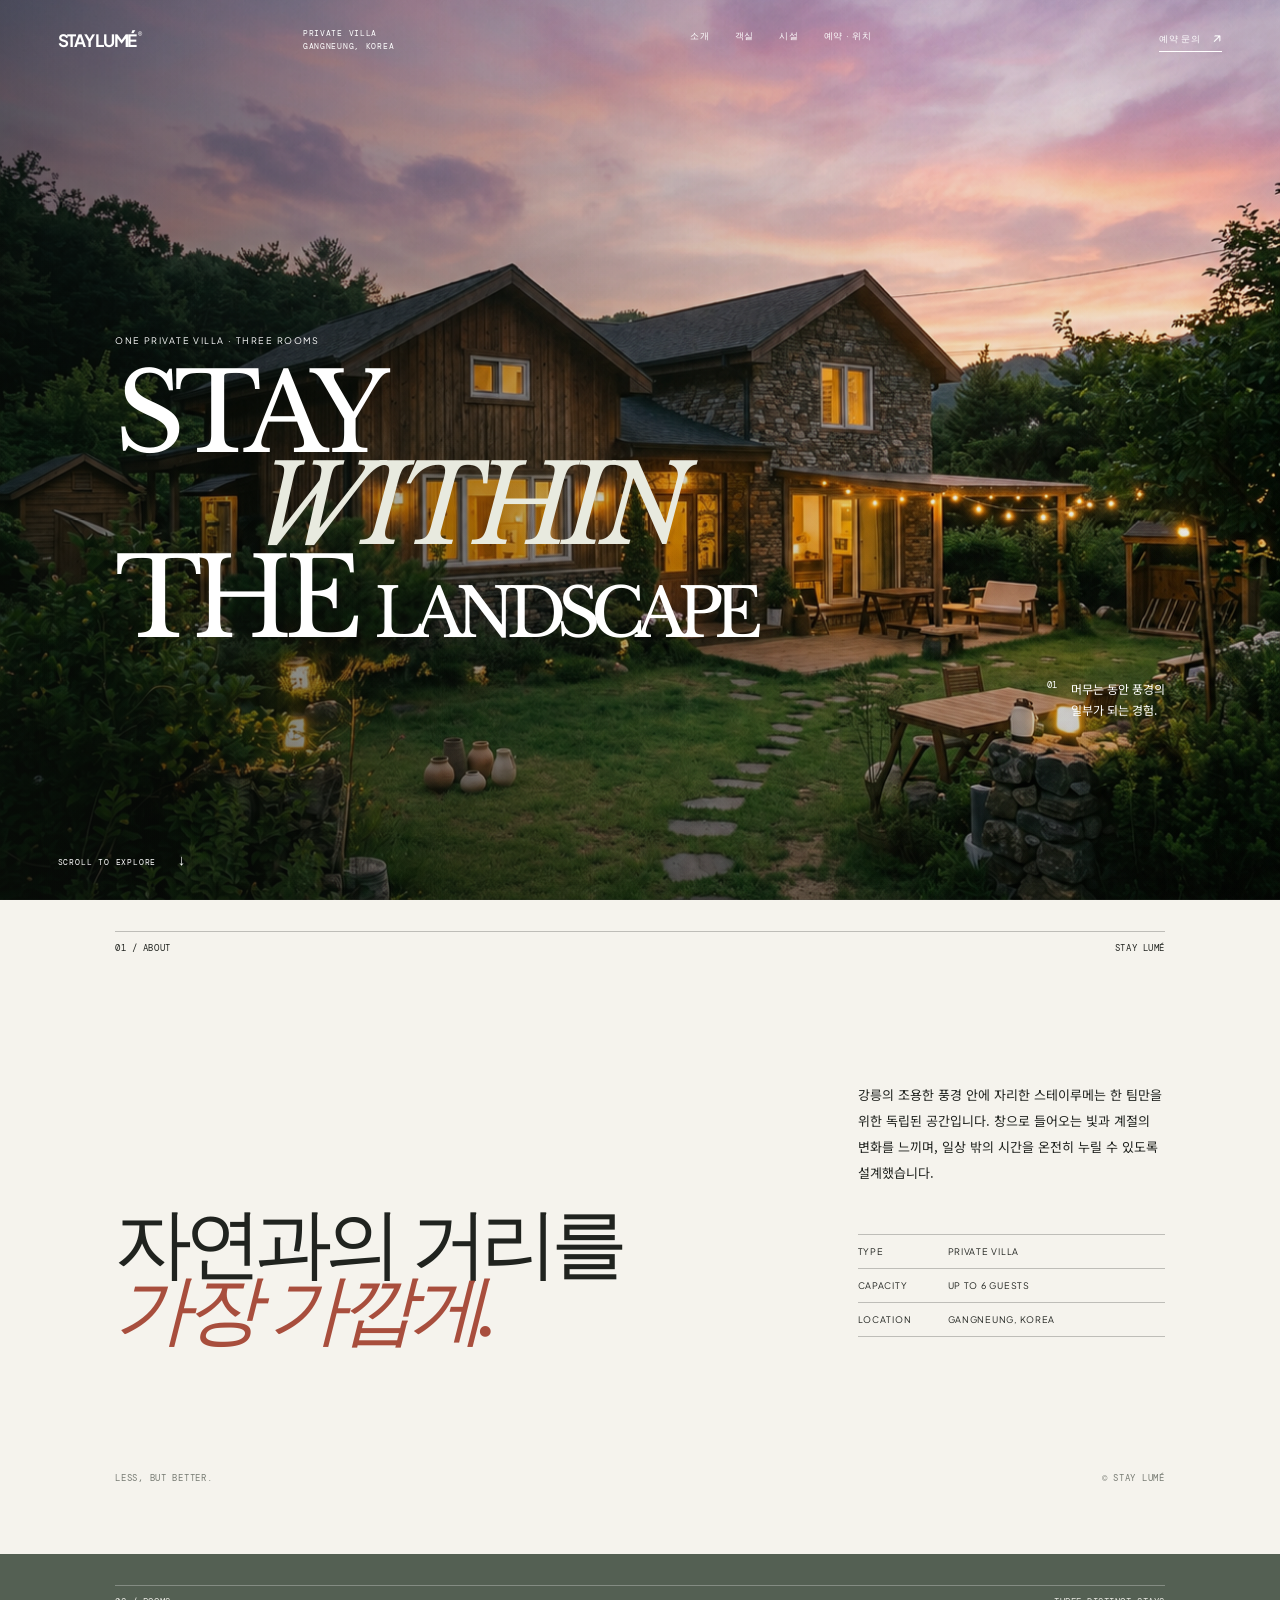
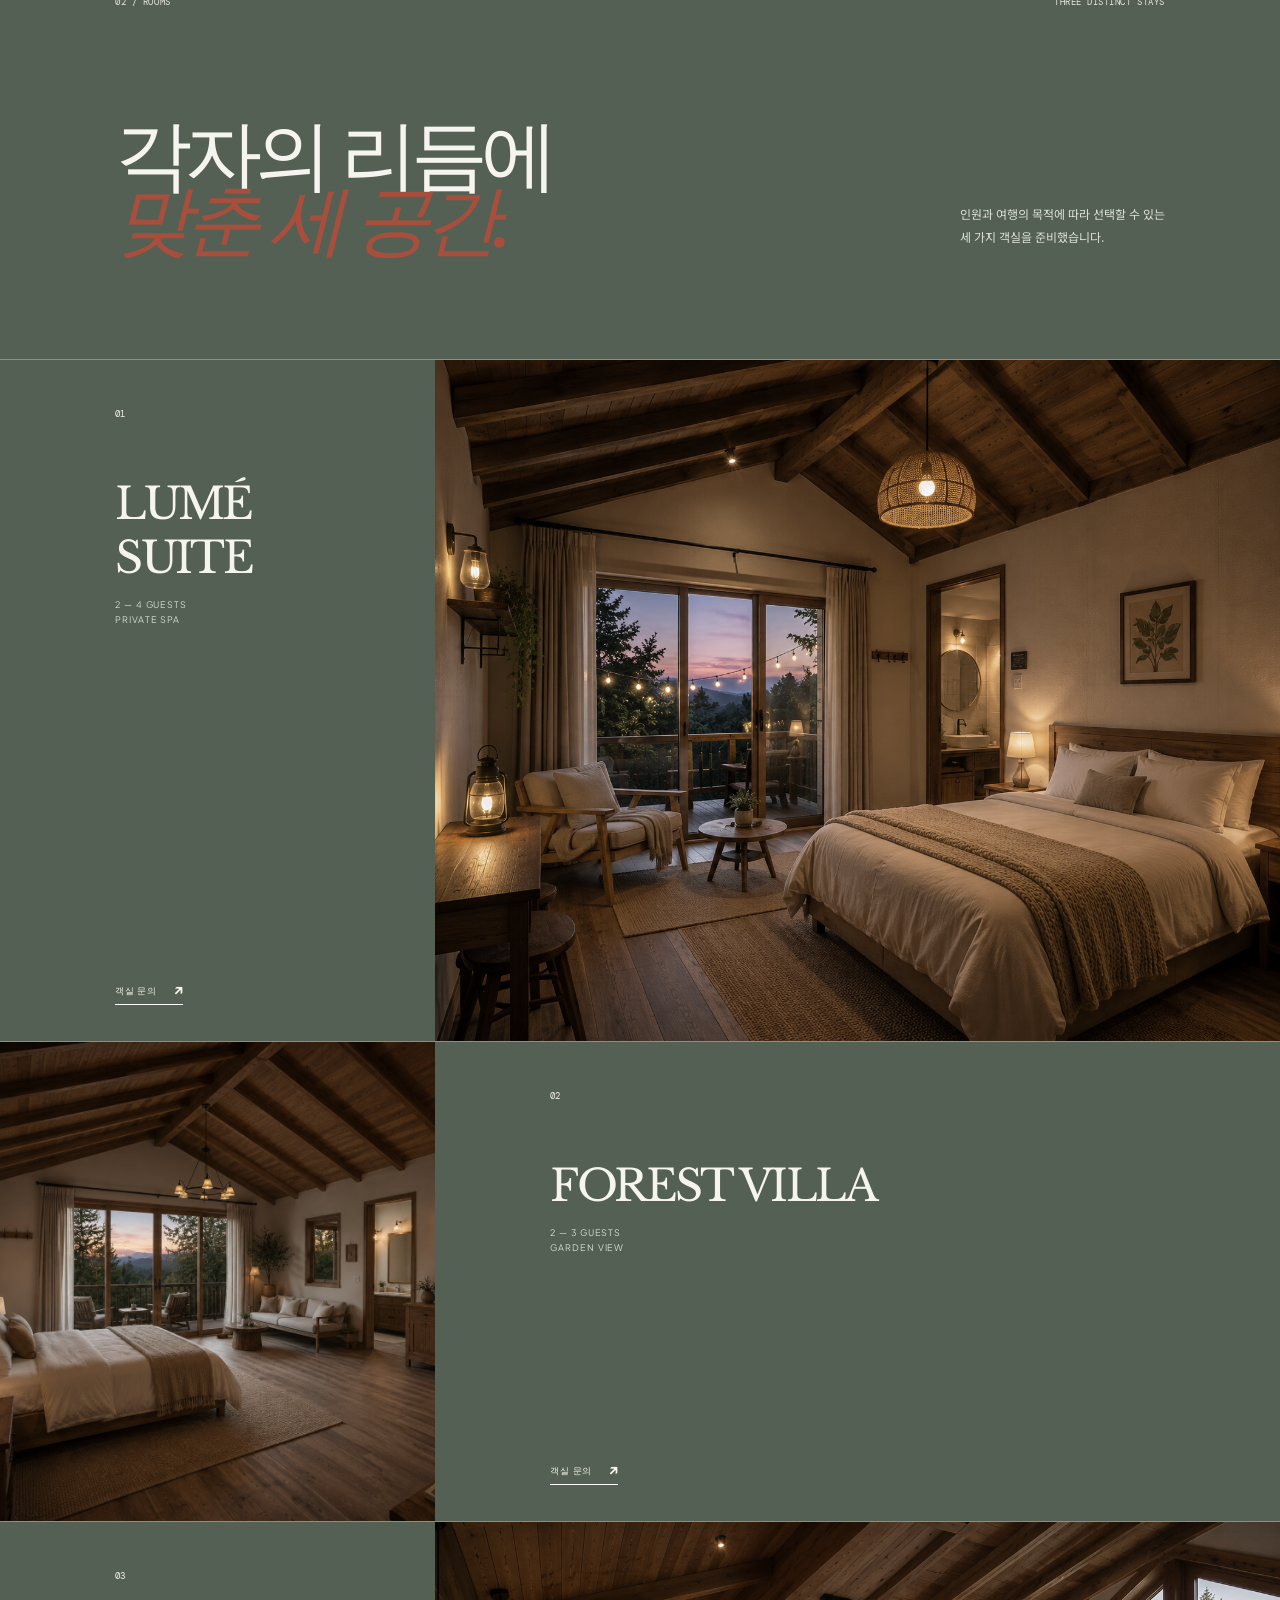
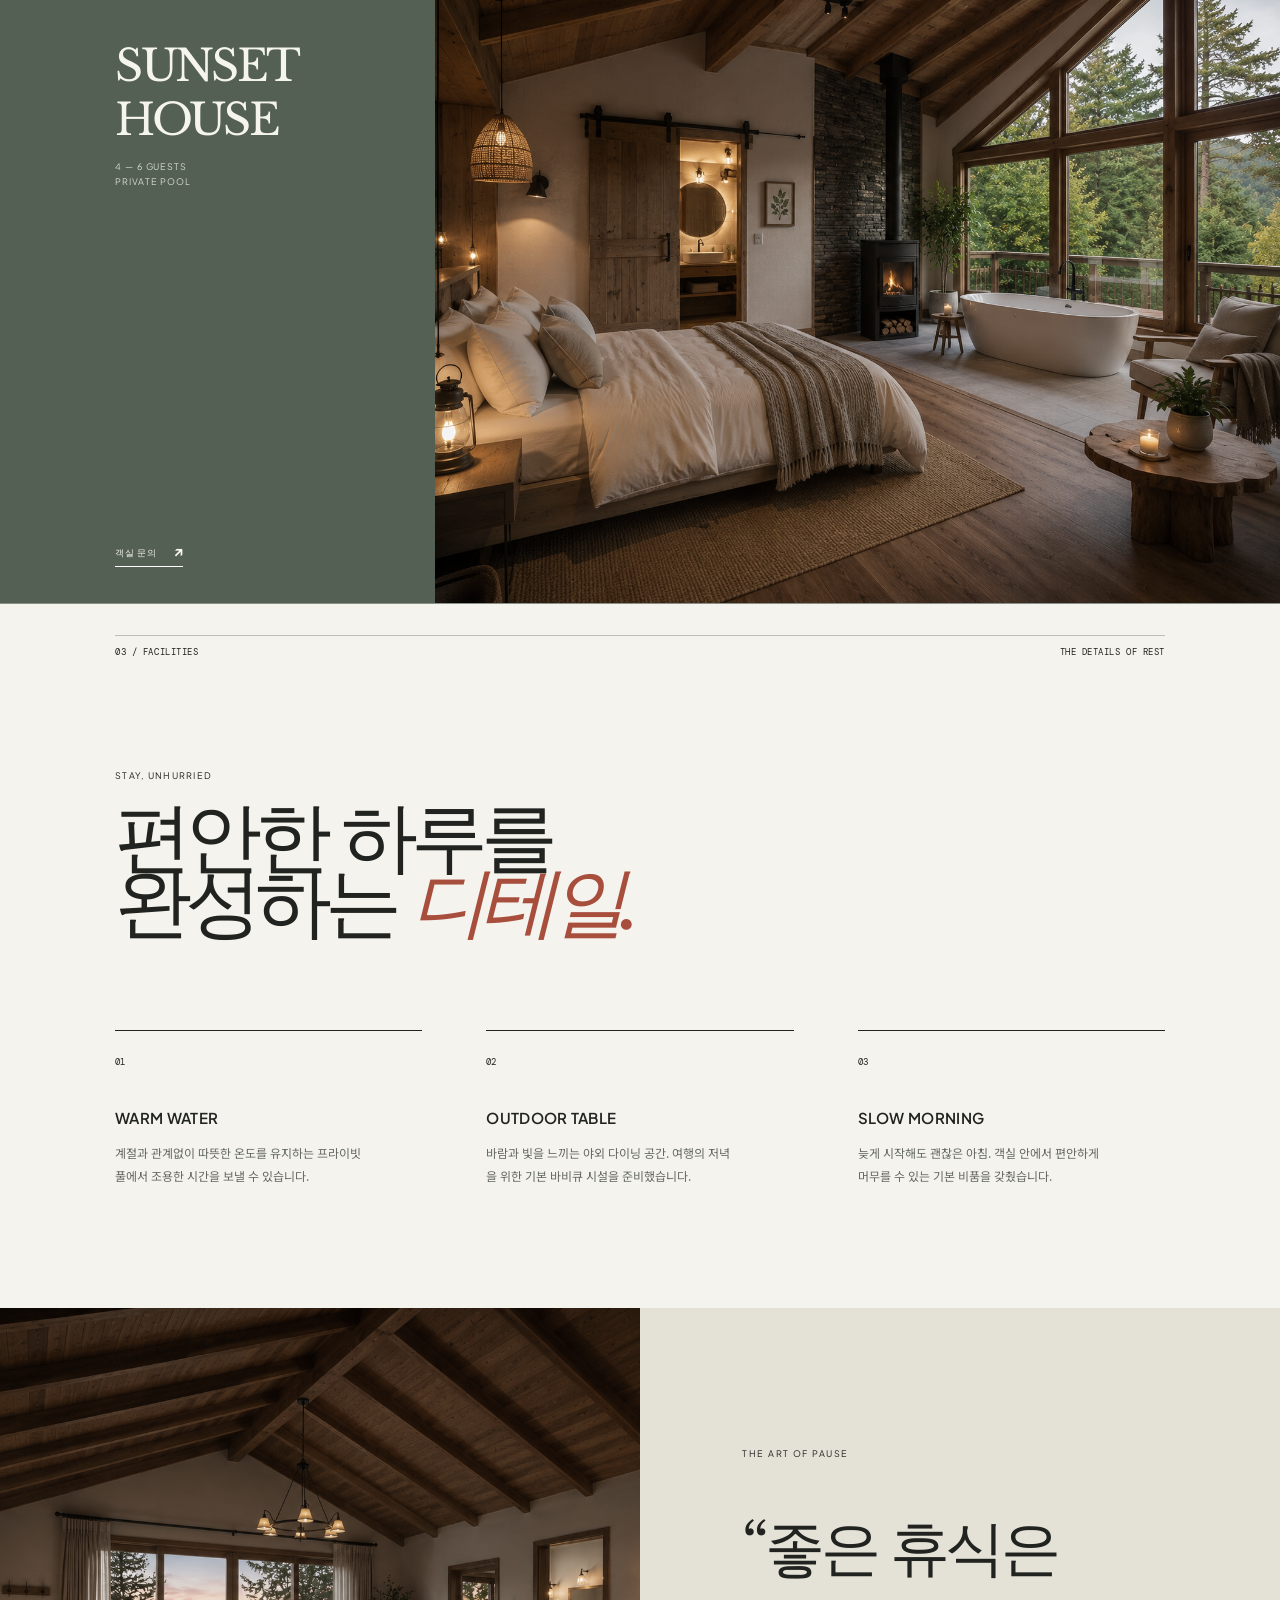
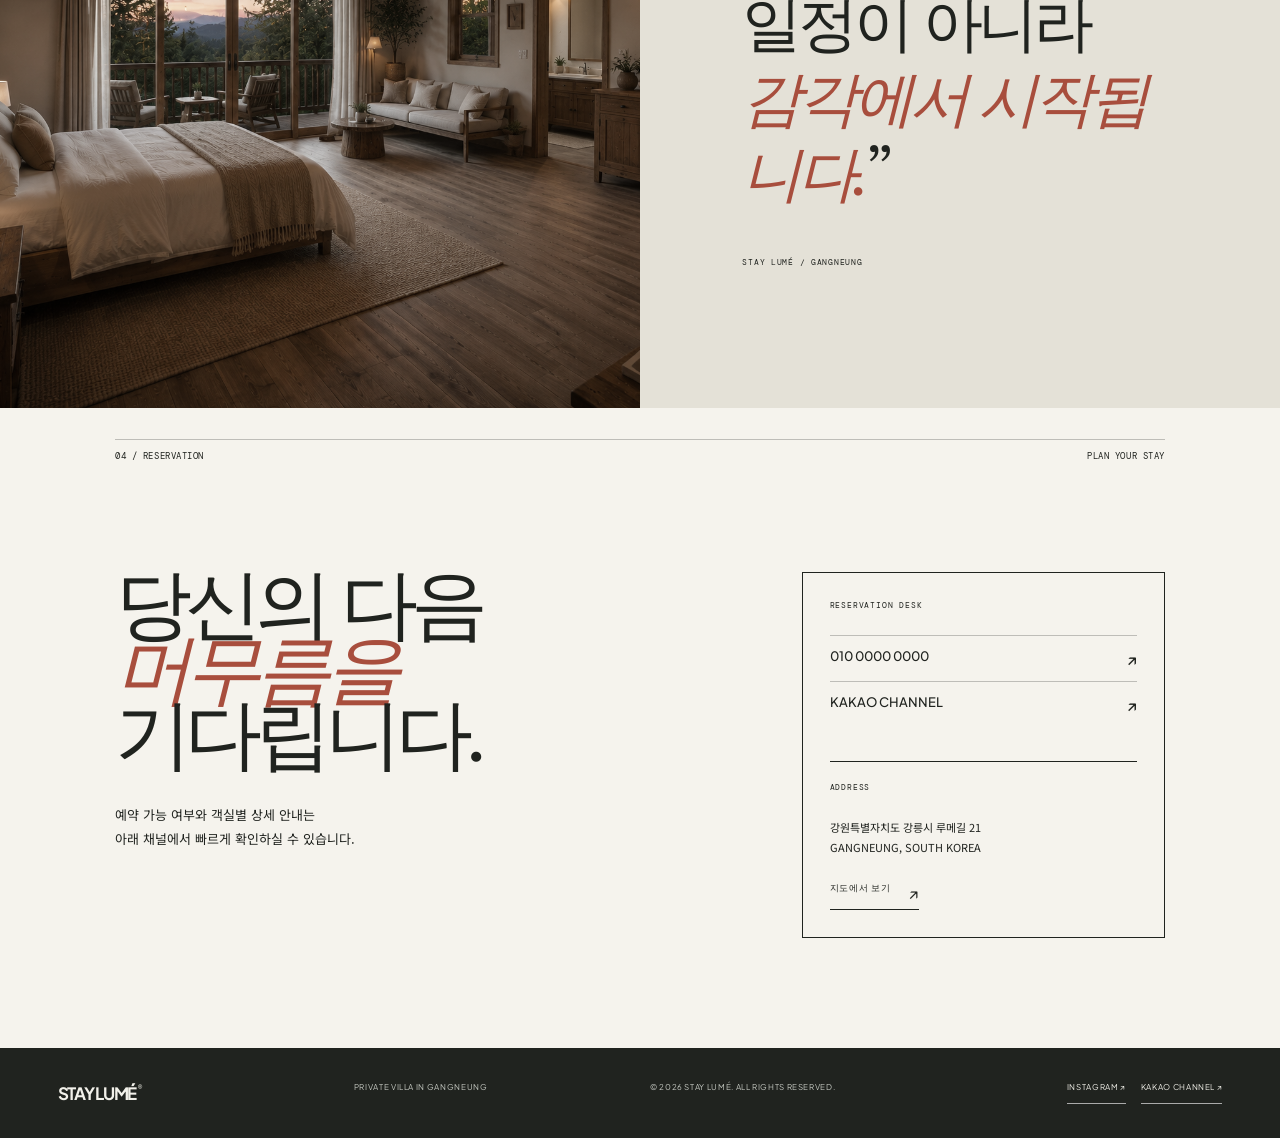
<file: site/04/index.html>
<!doctype html><html lang="ko"><head><meta charset="UTF-8" /><meta name="viewport" content="width=device-width, initial-scale=1.0" /><meta name="description" content="STAY LUMÉ — 강릉의 자연 가까이에 자리한 프라이빗 빌라" /><title>STAY LUMÉ — Private villa in Gangneung</title><link rel="preconnect" href="https://fonts.googleapis.com" /><link rel="preconnect" href="https://fonts.gstatic.com" crossorigin /><link href="https://fonts.googleapis.com/css2?family=DM+Mono&family=Libre+Baskerville:ital,wght@0,400;0,700;1,400&family=Noto+Sans+KR:wght@400;500;600&family=Plus+Jakarta+Sans:wght@400;500;600;700&display=swap" rel="stylesheet" /><link rel="stylesheet" href="style.css" /><link rel="stylesheet" href="../../wp-copy.css" data-wp-copy-ui="true" /></head><body>
<header class="site-header" id="top"><a class="wordmark" href="#top">STAY LUMÉ<sup>®</sup></a><p class="header-place">PRIVATE VILLA<br />GANGNEUNG, KOREA</p><nav aria-label="주요 메뉴"><a href="#about">소개</a><a href="#rooms">객실</a><a href="#amenities">시설</a><a href="#visit">예약 · 위치</a></nav><a class="reserve-link" href="#visit">예약 문의 <span>↗</span></a><button class="menu-button" aria-expanded="false" aria-label="메뉴 열기"><i></i><i></i></button></header><div class="mobile-nav" aria-hidden="true"><a href="#about">소개</a><a href="#rooms">객실</a><a href="#amenities">시설</a><a href="#visit">예약 · 위치</a></div>
<main><section class="hero"><div class="hero-media"><img src="../../image/home.png" alt="스테이루메가 자리한 자연 풍경" /></div><div class="hero-overlay"></div><div class="hero-title"><p>ONE PRIVATE VILLA · THREE ROOMS</p><h1>STAY<br /><i>WITHIN</i><br />THE <em>LANDSCAPE</em></h1></div><div class="hero-note"><span>01</span><p>머무는 동안 풍경의<br />일부가 되는 경험.</p></div><a class="hero-scroll" href="#about">SCROLL TO EXPLORE <b>↓</b></a></section>
<section class="statement section-pad" id="about"><div class="section-index"><span>01 / ABOUT</span><span>STAY LUMÉ</span></div><div class="statement-grid"><h2>자연과의 거리를<br /><i>가장 가깝게.</i></h2><div class="statement-body"><p>강릉의 조용한 풍경 안에 자리한 스테이루메는 한 팀만을 위한 독립된 공간입니다. 창으로 들어오는 빛과 계절의 변화를 느끼며, 일상 밖의 시간을 온전히 누릴 수 있도록 설계했습니다.</p><dl><div><dt>TYPE</dt><dd>PRIVATE VILLA</dd></div><div><dt>CAPACITY</dt><dd>UP TO 6 GUESTS</dd></div><div><dt>LOCATION</dt><dd>GANGNEUNG, KOREA</dd></div></dl></div></div><div class="statement-foot"><p>LESS, BUT BETTER.</p><span>© STAY LUMÉ</span></div></section>
<section class="room-section" id="rooms"><div class="section-pad"><div class="section-index light"><span>02 / ROOMS</span><span>THREE DISTINCT STAYS</span></div><div class="rooms-intro"><h2>각자의 리듬에<br /><i>맞춘 세 공간.</i></h2><p>인원과 여행의 목적에 따라 선택할 수 있는<br />세 가지 객실을 준비했습니다.</p></div></div><div class="room-list"><article class="room-item"><div class="room-caption"><span>01</span><h3>LUMÉ SUITE</h3><p>2 — 4 GUESTS<br />PRIVATE SPA</p><a href="#visit">객실 문의 <b>↗</b></a></div><div class="room-photo"><img src="../../image/room1.png" alt="루메 스위트 객실" /></div></article><article class="room-item room-reverse"><div class="room-caption"><span>02</span><h3>FOREST VILLA</h3><p>2 — 3 GUESTS<br />GARDEN VIEW</p><a href="#visit">객실 문의 <b>↗</b></a></div><div class="room-photo"><img src="../../image/room3.png" alt="포레스트 빌라 객실" /></div></article><article class="room-item"><div class="room-caption"><span>03</span><h3>SUNSET HOUSE</h3><p>4 — 6 GUESTS<br />PRIVATE POOL</p><a href="#visit">객실 문의 <b>↗</b></a></div><div class="room-photo"><img src="../../image/room4.png" alt="선셋 하우스 객실" /></div></article></div></section>
<section class="amenities section-pad" id="amenities"><div class="section-index"><span>03 / FACILITIES</span><span>THE DETAILS OF REST</span></div><div class="amenities-heading"><p>STAY, UNHURRIED</p><h2>편안한 하루를<br />완성하는 <i>디테일.</i></h2></div><div class="amenity-grid"><article><span>01</span><h3>WARM WATER</h3><p>계절과 관계없이 따뜻한 온도를 유지하는 프라이빗 풀에서 조용한 시간을 보낼 수 있습니다.</p></article><article><span>02</span><h3>OUTDOOR TABLE</h3><p>바람과 빛을 느끼는 야외 다이닝 공간. 여행의 저녁을 위한 기본 바비큐 시설을 준비했습니다.</p></article><article><span>03</span><h3>SLOW MORNING</h3><p>늦게 시작해도 괜찮은 아침. 객실 안에서 편안하게 머무를 수 있는 기본 비품을 갖췄습니다.</p></article></div></section>
<section class="editorial"><div class="editorial-photo"><img src="../../image/room3.png" alt="스테이루메의 여유로운 실내 공간" /></div><div class="editorial-copy"><p>THE ART OF PAUSE</p><blockquote>“좋은 휴식은<br />일정이 아니라<br /><i>감각에서 시작됩니다.</i>”</blockquote><span>STAY LUMÉ / GANGNEUNG</span></div></section>
<section class="visit section-pad" id="visit"><div class="section-index"><span>04 / RESERVATION</span><span>PLAN YOUR STAY</span></div><div class="visit-grid"><div><h2>당신의 다음<br /><i>머무름을</i><br />기다립니다.</h2><p>예약 가능 여부와 객실별 상세 안내는<br />아래 채널에서 빠르게 확인하실 수 있습니다.</p></div><div class="contact-card"><p>RESERVATION DESK</p><a href="tel:010-0000-0000">010 0000 0000 <span>↗</span></a><a href="#top">KAKAO CHANNEL <span>↗</span></a><hr /><p>ADDRESS</p><address>강원특별자치도 강릉시 루메길 21<br />GANGNEUNG, SOUTH KOREA</address><a class="map-link" href="https://map.naver.com" target="_blank" rel="noreferrer">지도에서 보기 <span>↗</span></a></div></div></section></main>
<footer><a class="wordmark" href="#top">STAY LUMÉ<sup>®</sup></a><p>PRIVATE VILLA IN GANGNEUNG</p><p>© 2026 STAY LUMÉ. ALL RIGHTS RESERVED.</p><div><a href="#top">INSTAGRAM ↗</a><a href="#top">KAKAO CHANNEL ↗</a></div></footer><script src="script.js"></script><script src="../../wp-copy.js" data-wp-copy-ui="true"></script></body></html>
</file>
<file: site/01/style.css>
:root{--black:#11110f;--paper:#f3f1ea;--acid:#ceff36;--pink:#ff5d72;--line:rgba(17,17,15,.3)}*{box-sizing:border-box}html{scroll-behavior:smooth}body{margin:0;background:var(--paper);color:var(--black);font-family:"Noto Sans KR",sans-serif}.grain{pointer-events:none;position:fixed;inset:0;z-index:20;opacity:.065;background-image:url("data:image/svg+xml,%3Csvg viewBox='0 0 180 180' xmlns='http://www.w3.org/2000/svg'%3E%3Cfilter id='n'%3E%3CfeTurbulence type='fractalNoise' baseFrequency='.9' numOctaves='4' stitchTiles='stitch'/%3E%3C/filter%3E%3Crect width='100%25' height='100%25' filter='url(%23n)' opacity='.45'/%3E%3C/svg%3E")}a{color:inherit;text-decoration:none}.header{position:absolute;z-index:10;top:0;left:0;width:100%;height:88px;padding:20px 2.4vw;display:grid;grid-template-columns:1fr 1fr 1.4fr auto;align-items:start;color:#fff;font-family:"DM Mono",monospace;font-size:10px;letter-spacing:.04em}.logo{font:700 24px/.77 Syne,sans-serif;letter-spacing:-.08em}.logo span{font:10px "DM Mono",monospace;vertical-align:top;margin-left:3px}.header-note{margin:2px 0;line-height:1.45}.nav{display:flex;gap:22px;padding-top:2px}.nav a{border-bottom:1px solid transparent}.nav a:hover{border-color:#fff}.book-chip{border:1px solid #fff;border-radius:99px;padding:9px 12px 8px;line-height:1}.book-chip span{font-size:14px;margin-left:10px}.menu-toggle,.mobile-menu{display:none}
.hero{position:relative;min-height:780px;height:100svh;overflow:hidden;background:var(--pink);color:#fff}.hero-photo{position:absolute;right:4.7vw;bottom:5.4vh;width:min(48vw,720px);height:72vh;overflow:hidden}.hero-photo:after{content:"";position:absolute;inset:0;background:linear-gradient(0deg,rgba(0,0,0,.2),transparent 50%)}.hero-photo img{width:100%;height:100%;object-fit:cover;animation:photo-in 1.1s cubic-bezier(.2,.7,.2,1) both}.hero-stamp{position:absolute;right:2.4vw;top:115px;width:98px;height:98px;padding-top:26px;border:1px solid #fff;border-radius:50%;text-align:center;font:8px/1.35 "DM Mono",monospace;letter-spacing:.06em;transform:rotate(11deg)}.hero-kicker{position:absolute;left:2.4vw;top:20vh;font:11px/1.25 "DM Mono",monospace;letter-spacing:-.03em}.hero h1{position:absolute;z-index:1;top:30%;left:2.1vw;margin:0;font:800 clamp(71px,12.1vw,195px)/.7 Syne,sans-serif;letter-spacing:-.11em}.hero h1 span,.hero h1 strong,.hero h1 em{display:block}.hero h1 strong{color:var(--acid);font-style:normal}.hero h1 em{margin-left:16vw;color:#11110f;font-size:.48em;font-style:normal;letter-spacing:-.08em}.hero-copy{position:absolute;right:5vw;bottom:8.3vh;margin:0;font-size:13px;line-height:1.7}.hero-book{position:absolute;bottom:4vh;left:2.4vw;font:10px "DM Mono",monospace}.hero-book b{font-size:22px;margin-left:16px}.hero-count{position:absolute;right:2.4vw;bottom:4vh;font:10px "DM Mono",monospace}.section-label{display:flex;justify-content:space-between;border-top:1px solid var(--black);padding-top:10px;font:10px "DM Mono",monospace}.manifesto{min-height:760px;padding:28px 4.7vw 52px;background:var(--paper)}.manifesto-head{display:flex;align-items:baseline;justify-content:space-between;margin-top:90px}.manifesto-head>p{font:600 13px/1.15 Syne,sans-serif}.manifesto h2,.rooms h2,.club h2,.info h2,.booking h2{margin:0;font:800 clamp(74px,12vw,190px)/.68 Syne,sans-serif;letter-spacing:-.105em}.manifesto h2 i,.rooms h2 i,.club h2 i,.info h2 i,.booking h2 i{font-style:normal;color:var(--pink)}.manifesto-bottom{display:flex;justify-content:space-between;align-items:end;margin-top:110px;margin-left:36%}.manifesto-bottom>p{font-size:15px;line-height:1.9}.smiley{font:100px/1 Syne,sans-serif;color:var(--acid);letter-spacing:-.2em}
.rooms{padding:28px 2.4vw 0;background:var(--black);color:var(--paper)}.section-label-light{border-color:rgba(255,255,255,.3);color:#d4d4cd}.rooms-title{display:flex;align-items:end;justify-content:space-between;margin:80px 2.3vw 75px}.rooms h2{font-size:clamp(75px,11vw,175px)}.rooms-title p{margin:0 0 6px;font-size:13px;line-height:1.85;color:#b9b9ae}.room-grid{display:grid;grid-template-columns:1.1fr .8fr .8fr;gap:2px}.room{position:relative;height:600px;overflow:hidden;background:#333}.room img{width:100%;height:100%;object-fit:cover;filter:saturate(.8);transition:transform .7s cubic-bezier(.2,.7,.2,1),filter .4s}.room:hover img{transform:scale(1.08);filter:saturate(1.1)}.room-meta{position:absolute;inset:auto 20px 18px;display:grid;grid-template-columns:auto 1fr auto;align-items:end;gap:12px;color:white}.room-meta span{font:9px "DM Mono",monospace;writing-mode:vertical-rl;transform:rotate(180deg)}.room-meta b{font:700 clamp(24px,3vw,46px)/.78 Syne,sans-serif;letter-spacing:-.08em}.room-meta i{width:35px;height:35px;border:1px solid white;border-radius:50%;display:grid;place-items:center;font-style:normal}.room-a{height:700px;transform:translateY(-65px)}
.club{display:grid;grid-template-columns:1fr 1fr;background:var(--acid);min-height:840px}.club-visual{position:relative;overflow:hidden;margin:0 0 80px}.club-visual img{width:100%;height:100%;object-fit:cover;mix-blend-mode:multiply;filter:grayscale(1) contrast(1.2)}.club-visual p{position:absolute;left:30px;bottom:25px;margin:0;color:var(--acid);font:800 clamp(55px,7vw,100px)/.7 Syne,sans-serif;letter-spacing:-.1em}.club-copy{padding:28px 5vw 55px}.club-copy h2{margin-top:90px;font-size:clamp(80px,10vw,155px)}.club-copy>p{margin:54px 0 45px;font-size:14px;line-height:1.9}.club-list{border-top:1px solid var(--black)}.club-list div{display:grid;grid-template-columns:50px 1fr auto;align-items:center;padding:13px 0;border-bottom:1px solid var(--black);font:10px "DM Mono",monospace}.club-list b{font-weight:400}.club-list span{font:600 13px Syne,sans-serif}.club-list em{font-size:8px;font-style:normal}
.info{padding:28px 4.7vw 115px}.info-layout{display:grid;grid-template-columns:1.1fr 1fr;gap:8vw;margin-top:110px}.info h2{font-size:clamp(82px,11vw,173px)}.info-items{border-top:1px solid var(--black)}.info-items article{padding:20px 0 25px;border-bottom:1px solid var(--black);display:grid;grid-template-columns:1fr 1fr;gap:10px}.info-items span{grid-column:1/-1;font:9px "DM Mono",monospace}.info-items strong{font:600 18px Syne,sans-serif;letter-spacing:-.04em}.info-items p{margin:0;font-size:11px;color:#555;line-height:1.5}.booking{position:relative;overflow:hidden;min-height:720px;padding:34px 4.7vw;background:var(--pink);color:var(--black)}.booking>p{margin:0;font:11px/1.2 "DM Mono",monospace}.booking h2{margin-top:115px;font-size:clamp(90px,16vw,255px)}.booking a{position:absolute;right:4.7vw;bottom:69px;border:1px solid var(--black);border-radius:99px;padding:18px 20px;font:11px "DM Mono",monospace}.booking a span{font-size:20px;margin-left:30px}.booking small{position:absolute;bottom:25px;left:4.7vw;font:9px "DM Mono",monospace}footer{display:grid;grid-template-columns:1fr 1fr 1fr;align-items:start;padding:28px 4.7vw 30px;background:var(--black);color:#e8e7de;font:9px "DM Mono",monospace}footer p{margin:0;align-self:end}footer>div{display:flex;justify-content:flex-end;gap:16px}footer>div a{border-bottom:1px solid #e8e7de}
@keyframes photo-in{from{transform:scale(1.15);opacity:0}to{transform:scale(1);opacity:1}}@media(max-width:720px){.header{height:72px;padding:16px 5vw;grid-template-columns:1fr auto}.header-note,.nav,.book-chip{display:none}.logo{font-size:22px}.menu-toggle{display:flex;position:relative;z-index:22;align-items:center;gap:7px;border:0;padding:0;background:none;color:white;font:9px "DM Mono",monospace}.menu-toggle i{width:15px;height:1px;background:white;display:block}.menu-toggle i:last-child{margin-left:-22px;transform:translateY(4px)}.mobile-menu{position:fixed;z-index:9;inset:0;padding:110px 8vw;flex-direction:column;background:var(--pink);transform:translateY(-100%);transition:transform .35s ease}.mobile-menu.open{display:flex;transform:translateY(0)}.mobile-menu a{font:800 15vw/.84 Syne,sans-serif;letter-spacing:-.09em}.mobile-menu a:last-child{margin-top:30px;color:var(--acid);font-size:8vw}.hero{min-height:650px}.hero-photo{right:5vw;bottom:10vh;width:65vw;height:47vh}.hero-stamp{top:90px;right:5vw;width:75px;height:75px;padding-top:19px;font-size:6px}.hero-kicker{top:140px;left:5vw;font-size:9px}.hero h1{top:35%;left:4vw;font-size:20.5vw}.hero h1 em{margin-left:12vw;font-size:.46em}.hero-copy{right:5vw;bottom:6.5vh;font-size:10px}.hero-book{bottom:2.5vh;left:5vw;font-size:8px}.hero-count{right:5vw;bottom:2.5vh;font-size:8px}.manifesto{min-height:590px;padding:22px 5vw 38px}.manifesto-head{display:block;margin-top:70px}.manifesto-head>p{font-size:11px}.manifesto h2{margin-top:34px;font-size:22vw}.manifesto-bottom{margin:80px 0 0;align-items:end}.manifesto-bottom>p{font-size:12px}.smiley{font-size:60px}.rooms{padding:22px 0 0}.rooms .section-label{margin:0 5vw}.rooms .section-label span:last-child{display:none}.rooms-title{display:block;margin:65px 5vw 45px}.rooms h2{font-size:20vw}.rooms-title p{margin-top:30px;font-size:11px}.room-grid{display:block}.room,.room-a{height:78vw;transform:none}.room-meta{inset:auto 14px 14px}.room-meta b{font-size:8vw}.club{display:block}.club-visual{height:470px;margin:0}.club-copy{padding:22px 5vw 50px}.club-copy h2{margin-top:60px;font-size:21vw}.club-copy>p{margin:35px 0;font-size:12px}.club-list span{font-size:11px}.club-list em{font-size:6px}.info{padding:22px 5vw 75px}.info-layout{display:block;margin-top:65px}.info h2{font-size:22vw}.info-items{margin-top:55px}.info-items article{grid-template-columns:1fr}.info-items strong{font-size:16px}.booking{min-height:570px;padding:25px 5vw}.booking h2{margin-top:115px;font-size:23vw}.booking a{right:auto;left:5vw;bottom:65px;padding:15px;font-size:9px}.booking small{left:5vw;font-size:7px}footer{grid-template-columns:1fr 1fr;padding:25px 5vw;gap:30px}footer p{grid-column:1/-1;order:3;font-size:7px}footer>div{display:block;line-height:2}footer>div a{display:table}.footer .logo{font-size:20px}}
</file>
<file: wp-copy.css>
/* 
 * WP-Copy / Elementor Exporter UI Styles 
 * Beautifully designed light-mode interface matching the requested mock UI.
 */

/* Context Menu Container */
.wp-copy-context-menu {
  position: absolute;
  z-index: 10000;
  width: 375px;
  background: #ffffff;
  border: 1px solid #e2e8f0;
  border-radius: 16px;
  box-shadow: 0 16px 40px rgba(15, 23, 42, 0.08), 0 4px 12px rgba(15, 23, 42, 0.03);
  font-family: -apple-system, BlinkMacSystemFont, "Segoe UI", Roboto, "Helvetica Neue", Arial, "Noto Sans KR", sans-serif;
  color: #0f172a;
  padding: 0;
  overflow: hidden;
  box-sizing: border-box;
  animation: wp-copy-scale-up 0.18s cubic-bezier(0.16, 1, 0.3, 1);
}

/* Header */
.wp-copy-menu-header {
  padding: 18px 20px;
  border-bottom: 1px solid #f1f5f9;
  background-color: #ffffff;
}

.wp-copy-header-top {
  display: flex;
  align-items: center;
  margin-bottom: 4px;
}

/* Gradient Elementor Badge */
.elementor-logo-badge {
  display: inline-flex;
  align-items: center;
  justify-content: center;
  width: 26px;
  height: 26px;
  background: linear-gradient(135deg, #0284c7 0%, #0d9488 100%);
  color: #ffffff;
  font-family: -apple-system, BlinkMacSystemFont, "Segoe UI", Roboto, sans-serif;
  font-weight: 800;
  font-size: 13px;
  border-radius: 8px;
  margin-right: 10px;
  line-height: 1;
  box-shadow: 0 2px 4px rgba(13, 148, 136, 0.2);
}

.wp-copy-header-title {
  font-size: 16px;
  font-weight: 700;
  color: #0f172a;
  letter-spacing: -0.02em;
}

.wp-copy-header-subtitle {
  font-size: 12px;
  color: #64748b;
  font-weight: 400;
  margin-left: 36px; /* Align with title start */
}

/* Action Menu Items */
.wp-copy-menu-items {
  padding: 8px 0;
}

.wp-copy-menu-item {
  display: flex;
  align-items: center;
  justify-content: space-between;
  width: 100%;
  background: none;
  border: none;
  padding: 14px 20px;
  text-align: left;
  cursor: pointer;
  transition: background-color 0.15s ease;
  border-bottom: 1px solid #f8fafc;
  box-sizing: border-box;
}

.wp-copy-menu-item:last-child {
  border-bottom: none;
}

.wp-copy-menu-item:hover {
  background-color: #f8fafc;
}

/* Left content with text */
.wp-copy-item-text {
  display: flex;
  flex-direction: column;
  flex-grow: 1;
  padding-right: 12px;
}

.wp-copy-item-title {
  font-size: 14px;
  font-weight: 600;
  color: #0f172a;
  margin-bottom: 3px;
  letter-spacing: -0.01em;
}

.wp-copy-item-desc {
  font-size: 12px;
  color: #64748b;
  line-height: 1.4;
}

/* Badges on Right */
.wp-copy-badge {
  display: inline-flex;
  align-items: center;
  justify-content: center;
  padding: 6px 10px;
  font-size: 11px;
  font-weight: 600;
  border-radius: 6px;
  white-space: nowrap;
  flex-shrink: 0;
  letter-spacing: -0.01em;
}

/* Badge colors matching mock UI */
.wp-copy-badge.mint {
  background-color: #e6fbf3;
  color: #0ea5e9;
  color: #03a87c;
}

.wp-copy-badge.purple {
  background-color: #f5f3ff;
  color: #6366f1;
}

.wp-copy-badge.blue {
  background-color: #eff6ff;
  color: #2563eb;
}

/* Cancel option */
.wp-copy-menu-item.cancel {
  justify-content: center;
  font-weight: 500;
  color: #64748b;
  background-color: #f8fafc;
  border-top: 1px solid #f1f5f9;
  padding: 10px 20px;
}

.wp-copy-menu-item.cancel:hover {
  background-color: #f1f5f9;
  color: #ef4444;
}

/* Toast Notification (Beautifully polished) */
.wp-copy-toast {
  position: fixed;
  bottom: 30px;
  right: 30px;
  z-index: 10001;
  display: flex;
  align-items: center;
  max-width: 420px;
  background: #ffffff;
  border: 1px solid #e2e8f0;
  border-radius: 16px;
  padding: 16px 20px;
  box-shadow: 0 16px 40px rgba(15, 23, 42, 0.12);
  font-family: -apple-system, BlinkMacSystemFont, "Segoe UI", Roboto, "Noto Sans KR", sans-serif;
  color: #0f172a;
  transform: translateY(20px);
  opacity: 0;
  pointer-events: none;
  transition: all 0.35s cubic-bezier(0.16, 1, 0.3, 1);
}

.wp-copy-toast.show {
  transform: translateY(0);
  opacity: 1;
  pointer-events: auto;
}

.wp-copy-toast-icon {
  font-size: 24px;
  margin-right: 16px;
  flex-shrink: 0;
  animation: wp-copy-bounce 1.2s infinite ease-in-out;
}

.wp-copy-toast-content {
  flex-grow: 1;
}

.wp-copy-toast-title {
  font-weight: 700;
  font-size: 14px;
  color: #0f172a;
  margin-bottom: 2px;
}

.wp-copy-toast-desc {
  font-size: 11px;
  line-height: 1.5;
  color: #64748b;
}

/* Toast status borders */
.wp-copy-toast.info {
  border-left: 4px solid #0ea5e9;
}
.wp-copy-toast.success {
  border-left: 4px solid #10b981;
}
.wp-copy-toast.error {
  border-left: 4px solid #ef4444;
}

/* Keyframes */
@keyframes wp-copy-scale-up {
  from {
    opacity: 0;
    transform: scale(0.96) translateY(5px);
  }
  to {
    opacity: 1;
    transform: scale(1) translateY(0);
  }
}

@keyframes wp-copy-bounce {
  0%, 100% {
    transform: translateY(0);
  }
  50% {
    transform: translateY(-4px);
  }
}
</file>
<file: site/02/style.css>
:root{--ink:#373a35;--sand:#eae7df;--linen:#f7f5ef;--sage:#aeb6a8;--mist:#d5d6cf;--line:rgba(55,58,53,.22)}*{box-sizing:border-box}html{scroll-behavior:smooth}body{margin:0;color:var(--ink);background:var(--linen);font-family:"Noto Sans KR",sans-serif}a{color:inherit;text-decoration:none}.header{z-index:10;position:absolute;top:0;left:0;width:100%;padding:27px 5vw;display:grid;grid-template-columns:1fr 2fr 1fr;align-items:start;color:white;font:10px "Plus Jakarta Sans",sans-serif;letter-spacing:.1em}.brand{font:600 21px/.77 "Plus Jakarta Sans",sans-serif;letter-spacing:-.07em}.brand i{font-family:"Nanum Myeongjo",serif;font-weight:400}.nav{display:flex;justify-content:center;gap:31px;padding-top:5px}.nav a,.reserve-top{padding-bottom:5px;border-bottom:1px solid transparent}.nav a:hover,.reserve-top:hover{border-color:currentColor}.reserve-top{justify-self:end;padding-top:5px}.reserve-top span{font-size:15px;margin-left:12px}.menu-toggle,.mobile-menu{display:none}.hero{position:relative;min-height:680px;height:100svh;overflow:hidden;color:white;background:#8c9187}.hero-image,.hero-tint{position:absolute;inset:0}.hero-image img{width:100%;height:100%;object-fit:cover;animation:slow-zoom 16s ease-out forwards}.hero-tint{background:linear-gradient(90deg,rgba(24,27,24,.5),rgba(24,27,24,.05) 68%),linear-gradient(0deg,rgba(24,27,24,.35),transparent 44%)}.hero-location{position:absolute;top:115px;left:5vw;margin:0;font:9px/1.65 "DM Mono",monospace;letter-spacing:.08em}.hero-title{position:absolute;left:9.6vw;top:48%;transform:translateY(-40%)}.hero-title p{margin:0 0 20px;font:9px "Plus Jakarta Sans",sans-serif;letter-spacing:.16em}.hero h1,.intro h2,.rooms h2,.experience h2,.guide h2,.booking h2{margin:0;font:400 clamp(58px,8.4vw,130px)/.93 "Nanum Myeongjo",serif;letter-spacing:-.09em}.hero h1 i,h2 i{font-style:normal;color:#dce3d4}.hero-footer{position:absolute;bottom:27px;left:5vw;right:5vw;display:flex;justify-content:space-between;font:9px "DM Mono",monospace;letter-spacing:.08em}.section-meta{display:flex;gap:13px;border-top:1px solid var(--line);padding-top:11px;font:9px "DM Mono",monospace;letter-spacing:.06em}.section-meta span:nth-child(2){margin-right:auto}.intro{position:relative;overflow:hidden;padding:32px 9.5vw 125px}.intro-grid{display:grid;grid-template-columns:1.1fr .65fr;gap:12vw;align-items:end;margin-top:125px}.intro h2,.rooms h2,.experience h2,.guide h2{font-size:clamp(47px,6.1vw,93px)}.intro-grid div p{margin:0;font-size:14px;line-height:2}.line-link{display:inline-flex;gap:30px;margin-top:30px;padding-bottom:8px;border-bottom:1px solid var(--ink);font:9px "Plus Jakarta Sans",sans-serif;letter-spacing:.1em}.line-link b{font-size:15px}.large-note{margin:125px 0 -165px 52%;color:#d6d5cc;font:400 clamp(65px,10vw,150px)/.8 "Nanum Myeongjo",serif;letter-spacing:-.1em}.large-note i{font-style:normal}.rooms{padding:32px 5vw 145px;background:var(--sand)}.rooms-heading{display:flex;justify-content:space-between;align-items:end;margin:110px 4.5vw 65px}.rooms-heading p{margin:0 0 5px;font-size:13px;line-height:1.85}.room-list{display:grid;grid-template-columns:repeat(3,1fr);gap:2.4vw}.room-card{position:relative;display:block}.room-offset{transform:translateY(70px)}.room-index{display:block;margin-bottom:13px;font:9px "DM Mono",monospace}.room-image{overflow:hidden;height:29vw;min-height:370px}.room-image img{width:100%;height:100%;object-fit:cover;filter:saturate(.72);transition:transform 1s cubic-bezier(.2,.7,.2,1),filter .6s}.room-card:hover img{transform:scale(1.06);filter:saturate(1)}.room-text{margin-top:18px}.room-text h3{margin:0;font:400 clamp(22px,2.15vw,34px) "Nanum Myeongjo",serif;letter-spacing:-.06em}.room-text p{margin:7px 0 0;font:8px "Plus Jakarta Sans",sans-serif;letter-spacing:.08em;color:#71756f}.arrow{position:absolute;right:0;bottom:3px;width:29px;height:29px;display:grid;place-items:center;border:1px solid var(--ink);border-radius:50%;font-weight:400;transition:background .3s,color .3s}.room-card:hover .arrow{background:var(--ink);color:var(--linen)}.experience{display:grid;grid-template-columns:1fr 1fr;min-height:790px;background:var(--mist)}.experience-image{overflow:hidden}.experience-image img{display:block;width:100%;height:100%;object-fit:cover;filter:saturate(.65)}.experience-copy{padding:32px 9vw 70px}.experience-copy h2{margin-top:120px}.experience-copy>p{margin:38px 0 42px;font-size:13px;line-height:1.95}.experience-list{border-top:1px solid var(--line)}.experience-list div{display:grid;grid-template-columns:50px 1fr auto;padding:14px 0;border-bottom:1px solid var(--line);font:9px "Plus Jakarta Sans",sans-serif;letter-spacing:.07em}.experience-list span{font-family:"DM Mono",monospace}.experience-list b{font-weight:500}.experience-list em{font-size:8px;color:#70766d;font-style:normal}.guide{padding:32px 9.5vw 120px}.guide-title{display:flex;justify-content:space-between;align-items:end;margin-top:115px}.guide-title p{margin:0 0 6px;font-size:13px;line-height:1.9}.guide-list{display:grid;grid-template-columns:repeat(3,1fr);gap:3.5vw;margin-top:80px}.guide-list article{padding-top:15px;border-top:1px solid var(--ink)}.guide-list span{display:block;font:9px "Plus Jakarta Sans",sans-serif;letter-spacing:.1em}.guide-list strong{display:block;margin:28px 0 12px;font:400 24px "Nanum Myeongjo",serif}.guide-list p{margin:0;font-size:11px;line-height:1.7;color:#73756f}.booking{position:relative;min-height:650px;overflow:hidden;background:#697067;color:#fff}.booking-image,.booking-image:after{position:absolute;inset:0}.booking-image:after{content:"";background:rgba(31,38,32,.42)}.booking-image img{width:100%;height:100%;object-fit:cover;filter:saturate(.55)}.booking-copy{position:relative;padding:135px 9.5vw}.booking-copy>p{margin:0 0 20px;font:9px "Plus Jakarta Sans",sans-serif;letter-spacing:.15em}.booking h2{font-size:clamp(55px,7.2vw,110px)}.booking h2 i{color:#e5e6db}.booking-copy a{display:inline-flex;gap:35px;align-items:center;margin-top:45px;padding:15px 18px 15px 22px;border:1px solid #fff;font:9px "Plus Jakarta Sans",sans-serif;letter-spacing:.1em}.booking-copy a span{font-size:17px}footer{display:grid;grid-template-columns:1fr 1fr 1fr;gap:25px;padding:55px 5vw 26px;background:#343a35;color:#eeeee9;font-size:10px;line-height:1.8}footer p{margin:0;color:#c8cec4}footer div{display:flex;flex-direction:column;align-items:flex-start}footer div a{border-bottom:1px solid #afb7ae}footer small{grid-column:1/-1;margin-top:30px;color:#9da79c;font:8px "DM Mono",monospace;letter-spacing:.08em}.reveal{opacity:0;transform:translateY(24px);transition:opacity .85s ease,transform .85s cubic-bezier(.2,.7,.2,1)}.reveal.is-visible{opacity:1;transform:translateY(0)}.room-list .reveal:nth-child(2){transition-delay:.12s}.room-list .reveal:nth-child(3){transition-delay:.24s}@keyframes slow-zoom{from{transform:scale(1.07)}to{transform:scale(1)}}@media(max-width:720px){.header{padding:20px 6vw;display:flex;justify-content:space-between}.nav,.reserve-top{display:none}.menu-toggle{position:relative;z-index:12;display:flex;align-items:center;gap:8px;border:0;padding:5px 0;background:none;color:#fff;font:8px "Plus Jakarta Sans",sans-serif;letter-spacing:.1em}.menu-toggle i{display:block;width:16px;height:1px;background:#fff}.mobile-menu{z-index:9;position:fixed;inset:0;flex-direction:column;gap:15px;padding:115px 8vw;background:#4a514a;color:#fff;transform:translateY(-100%);transition:transform .4s ease}.mobile-menu.open{display:flex;transform:translateY(0)}.mobile-menu a{font:400 13vw/.9 "Nanum Myeongjo",serif;letter-spacing:-.09em}.mobile-menu a:last-child{margin-top:27px;font:9px "Plus Jakarta Sans",sans-serif;letter-spacing:.1em}.hero{min-height:620px}.hero-location{top:95px;left:6vw;font-size:7px}.hero-title{left:8vw;top:53%}.hero-title p{font-size:7px}.hero h1{font-size:15vw}.hero-footer{left:6vw;right:6vw;font-size:7px}.intro{padding:25px 6vw 75px}.intro-grid{display:block;margin-top:70px}.intro h2,.rooms h2,.experience h2,.guide h2{font-size:13vw}.intro-grid div p{margin-top:33px;font-size:12px}.large-note{margin:82px 0 -96px 30%;font-size:18vw}.rooms{padding:25px 6vw 80px}.rooms-heading{display:block;margin:70px 0 45px}.rooms-heading p{margin-top:28px;font-size:11px}.room-list{display:block}.room-card,.room-offset{display:block;margin-top:38px;transform:none}.room-image{height:100vw;min-height:0}.room-text h3{font-size:28px}.experience{display:block}.experience-image{height:440px}.experience-copy{padding:25px 6vw 65px}.experience-copy h2{margin-top:70px}.experience-copy>p{font-size:12px}.experience-list div{grid-template-columns:38px 1fr;gap:5px}.experience-list em{grid-column:2}.guide{padding:25px 6vw 80px}.guide-title{display:block;margin-top:70px}.guide-title p{margin-top:30px;font-size:12px}.guide-list{grid-template-columns:1fr;gap:34px;margin-top:55px}.booking{min-height:560px}.booking-copy{padding:105px 8vw}.booking h2{font-size:13vw}.booking-copy a{margin-top:35px}footer{grid-template-columns:1fr;padding:40px 6vw 24px}footer small{margin-top:14px}.reveal{transform:translateY(14px)}}@media(prefers-reduced-motion:reduce){html{scroll-behavior:auto}*,*::before,*::after{animation-duration:.01ms!important;animation-iteration-count:1!important;transition-duration:.01ms!important}.reveal{opacity:1;transform:none}}
</file>
<file: site/03/style.css>
:root{--ink:#253029;--paper:#f8f7f2;--cream:#eeeae0;--moss:#586759;--muted:#778078;--accent:#bb593f;--line:rgba(37,48,41,.2)}*{box-sizing:border-box}html{scroll-behavior:smooth}body{margin:0;background:var(--paper);color:var(--ink);font-family:"Noto Sans KR",sans-serif}a{color:inherit;text-decoration:none}.header{z-index:20;position:absolute;top:0;left:0;display:grid;grid-template-columns:1fr 1fr 1fr;align-items:center;width:100%;padding:28px 5vw;color:#fff;font:10px Manrope,sans-serif;letter-spacing:.05em}.logo{font:600 20px Manrope,sans-serif;letter-spacing:-.08em}.logo i{font-family:"Gowun Batang",serif;font-weight:400}.header nav{display:flex;justify-content:center;gap:30px}.header nav a{padding:5px 0;border-bottom:1px solid transparent}.header nav a:hover{border-color:currentColor}.header-book{justify-self:end;border-bottom:1px solid #fff;padding-bottom:6px}.header-book span{font-size:15px;margin-left:12px}.menu-toggle,.mobile-menu{display:none}.hero{position:relative;min-height:670px;height:89svh;overflow:hidden;color:#fff}.hero-image,.hero-wash{position:absolute;inset:0}.hero-image img{width:100%;height:100%;object-fit:cover;animation:hero-breathe 18s ease-out forwards}.hero-wash{background:linear-gradient(90deg,rgba(18,27,20,.58),rgba(18,27,20,.08) 70%),linear-gradient(0deg,rgba(18,27,20,.3),transparent 43%)}.hero-content{position:absolute;top:50%;left:9vw;transform:translateY(-35%)}.hero-content p,.availability-title p,.location-copy>p{margin:0 0 18px;font:9px Manrope,sans-serif;letter-spacing:.16em}.hero h1,.availability h2,.story h2,.section-head h2,.experience h2,.guide h2,.location h2{margin:0;font:400 clamp(56px,7.3vw,115px)/1.03 "Gowun Batang",serif;letter-spacing:-.1em}.hero h1 i,h2 i{font-style:normal;color:#d6dfcd}.hero-content>span{display:block;margin-top:27px;font-size:13px}.hero-bottom{position:absolute;bottom:28px;left:5vw;right:5vw;display:flex;justify-content:space-between;font:8px "DM Mono",monospace;letter-spacing:.08em}.availability{padding:90px 9vw 62px;background:var(--cream)}.availability-title{display:flex;justify-content:space-between;align-items:end}.availability h2{font-size:clamp(43px,5.4vw,83px)}.availability h2 i{color:var(--accent)}.booking-form{display:grid;grid-template-columns:1fr 1fr .85fr 1.1fr;gap:0;margin-top:54px;border:1px solid var(--ink);background:var(--paper)}.booking-form label{padding:15px 18px;border-right:1px solid var(--line);font:8px Manrope,sans-serif;letter-spacing:.1em}.booking-form input,.booking-form select{display:block;width:100%;margin-top:8px;border:0;background:transparent;color:var(--ink);font:600 13px Manrope,sans-serif;outline:0}.booking-form button{border:0;background:var(--moss);color:#fff;font:600 10px Manrope,sans-serif;letter-spacing:.08em;cursor:pointer;transition:background .3s}.booking-form button:hover{background:var(--accent)}.booking-form button span{font-size:17px;margin-left:25px}.booking-perk{margin:13px 0 0;text-align:right;font-size:10px;color:#697269}.eyebrow{display:flex;gap:17px;border-top:1px solid var(--line);padding-top:10px;font:9px "DM Mono",monospace;letter-spacing:.07em}.eyebrow span:nth-child(2){margin-right:auto}.story{padding:31px 9vw 150px}.story-wrap{position:relative;display:grid;grid-template-columns:.7fr 1.3fr .65fr;gap:4vw;align-items:end;margin-top:123px}.story-lead{align-self:start;margin:4px 0;font:400 20px/1.45 "Gowun Batang",serif}.story h2{font-size:clamp(58px,7.8vw,120px)}.story h2 i{color:var(--accent)}.story-copy{padding-bottom:6px}.story-copy p{margin:0;font-size:13px;line-height:2}.story-copy a{display:inline-flex;gap:25px;margin-top:30px;padding-bottom:7px;border-bottom:1px solid var(--ink);font:9px Manrope,sans-serif;letter-spacing:.08em}.story-copy b{font-size:15px}.rooms{padding:31px 5vw 130px;background:#ebeee6}.section-head{position:relative;margin:0 4vw 80px}.section-head .eyebrow{margin-bottom:105px}.section-head h2{font-size:clamp(49px,6.4vw,96px)}.section-head h2 i{color:var(--accent)}.section-head>p{position:absolute;right:0;bottom:4px;margin:0;font-size:12px;line-height:1.9}.room-cards{display:grid;grid-template-columns:repeat(3,1fr);gap:2vw}.room-card:nth-child(2){transform:translateY(50px)}.room-photo{position:relative;overflow:hidden;height:33vw;min-height:360px;background:#aaa}.room-photo img{width:100%;height:100%;object-fit:cover;filter:saturate(.82);transition:transform .9s cubic-bezier(.2,.7,.2,1),filter .5s}.room-card:hover img{transform:scale(1.06);filter:saturate(1.03)}.room-photo span{position:absolute;top:13px;left:14px;color:#fff;font:9px "DM Mono",monospace}.room-details{display:flex;justify-content:space-between;align-items:center;margin-top:17px}.room-details h3{margin:0;font:400 clamp(20px,2vw,30px) "Gowun Batang",serif;letter-spacing:-.07em}.room-details p{margin:7px 0 0;color:#657166;font:8px Manrope,sans-serif;letter-spacing:.07em}.room-details>a{display:grid;place-items:center;width:31px;height:31px;border:1px solid var(--ink);border-radius:50%;font-size:15px;transition:.3s}.room-details>a:hover{background:var(--ink);color:#fff}.experience{display:grid;grid-template-columns:1fr 1fr;min-height:770px;background:var(--moss);color:#f6f6f0}.experience-image{overflow:hidden}.experience-image img{width:100%;height:100%;object-fit:cover;filter:saturate(.6)}.experience-content{padding:31px 9vw 60px}.experience .eyebrow{border-color:rgba(255,255,255,.28)}.experience h2{margin-top:110px;font-size:clamp(48px,6.2vw,95px)}.experience h2 i{color:#d9e3cb}.experience-content>p{max-width:365px;margin:38px 0 45px;font-size:13px;line-height:1.95;color:#e0e4dd}.amenity-list{border-top:1px solid rgba(255,255,255,.3)}.amenity-list div{display:grid;grid-template-columns:42px 1fr auto;padding:14px 0;border-bottom:1px solid rgba(255,255,255,.3);font:9px Manrope,sans-serif;letter-spacing:.08em}.amenity-list b{font-family:"DM Mono",monospace;font-weight:400}.amenity-list em{font-size:8px;font-style:normal;color:#c6cec2}.guide{padding:31px 9vw 115px}.guide-intro{display:flex;justify-content:space-between;align-items:end;margin-top:115px}.guide h2{font-size:clamp(46px,5.7vw,86px)}.guide h2 i{color:var(--accent)}.guide-intro p{margin:0 0 5px;font-size:12px;line-height:1.9}.guide-grid{display:grid;grid-template-columns:repeat(3,1fr);gap:4vw;margin-top:80px}.guide-grid article{border-top:1px solid var(--ink);padding-top:15px}.guide-grid span{font:9px Manrope,sans-serif;letter-spacing:.1em}.guide-grid h3{margin:30px 0 13px;font:400 27px "Gowun Batang",serif}.guide-grid h3 i{font-style:normal;color:var(--accent)}.guide-grid p{margin:0;font-size:11px;line-height:1.8;color:#677067}.location{display:grid;grid-template-columns:1fr 1fr;min-height:630px;background:var(--cream)}.location-copy{padding:120px 9vw}.location h2{font-size:clamp(45px,5.2vw,80px)}.location h2 i{color:var(--accent)}.location address{margin-top:45px;font-size:12px;font-style:normal;line-height:2}.location-copy>a{display:inline-flex;gap:25px;margin-top:30px;padding-bottom:7px;border-bottom:1px solid var(--ink);font:9px Manrope,sans-serif;letter-spacing:.08em}.location-photo{overflow:hidden}.location-photo img{width:100%;height:100%;object-fit:cover;filter:saturate(.7)}.floating-book{position:fixed;z-index:8;right:25px;bottom:25px;padding:15px 18px;border-radius:50px;background:var(--accent);color:#fff;font:9px Manrope,sans-serif;letter-spacing:.08em;box-shadow:0 5px 16px rgba(0,0,0,.14);transition:transform .3s}.floating-book:hover{transform:translateY(-3px)}.floating-book span{font-size:15px;margin-left:9px}footer{display:grid;grid-template-columns:1fr 1fr 1fr;gap:15px;padding:45px 5vw 25px;background:#263128;color:#eff0e9;font-size:9px;line-height:1.9}footer .logo{font-size:19px}footer p{margin:0;color:#c4cac1}footer div{display:flex;flex-direction:column;align-items:flex-start}footer div a{border-bottom:1px solid #a8b1a5}footer small{grid-column:1/-1;margin-top:24px;font:8px "DM Mono",monospace;color:#9ca69a}.toast{position:fixed;z-index:30;right:25px;bottom:78px;max-width:280px;padding:15px;background:#253029;color:#fff;opacity:0;transform:translateY(10px);transition:.3s;font-size:11px;line-height:1.6}.toast.show{opacity:1;transform:translateY(0)}.reveal{opacity:0;transform:translateY(24px);transition:opacity .8s ease,transform .8s cubic-bezier(.2,.7,.2,1)}.reveal.is-visible{opacity:1;transform:translateY(0)}.room-card:nth-child(2){transition-delay:.12s}.room-card:nth-child(3){transition-delay:.24s}@keyframes hero-breathe{from{transform:scale(1.06)}to{transform:scale(1)}}@media(max-width:720px){.header{display:flex;justify-content:space-between;padding:20px 6vw}.header nav,.header-book{display:none}.menu-toggle{z-index:22;display:flex;flex-direction:column;gap:6px;padding:5px 0;border:0;background:none}.menu-toggle i{display:block;width:22px;height:1px;background:#fff}.mobile-menu{z-index:19;position:fixed;inset:0;padding:110px 9vw;flex-direction:column;gap:20px;background:#586759;color:#fff;transform:translateY(-100%);transition:transform .35s ease}.mobile-menu.open{display:flex;transform:translateY(0)}.mobile-menu a{font:400 11vw "Gowun Batang",serif}.mobile-menu a:last-child{margin-top:23px;color:#e8e8d7;font:10px Manrope,sans-serif;letter-spacing:.1em}.hero{min-height:610px;height:82svh}.hero-content{left:8vw;top:50%}.hero-content p{font-size:7px}.hero h1{font-size:12.8vw}.hero-content>span{font-size:11px}.hero-bottom{left:6vw;right:6vw;font-size:7px}.availability{padding:62px 6vw 45px}.availability-title{display:block}.availability h2{margin-top:25px;font-size:11vw}.booking-form{display:block;margin-top:34px}.booking-form label{display:block;border-right:0;border-bottom:1px solid var(--line)}.booking-form button{width:100%;padding:17px}.booking-perk{text-align:left;font-size:9px}.story{padding:25px 6vw 75px}.story-wrap{display:block;margin-top:75px}.story-lead{font-size:17px}.story h2{margin-top:30px;font-size:14vw}.story-copy{margin-top:32px}.story-copy p{font-size:12px}.rooms{padding:25px 6vw 85px}.section-head{margin:0}.section-head .eyebrow{margin-bottom:70px}.section-head h2{font-size:12vw}.section-head>p{position:static;margin-top:27px;font-size:11px}.room-cards{display:block;margin-top:42px}.room-card,.room-card:nth-child(2){margin-top:32px;transform:none}.room-photo{height:94vw;min-height:0}.experience{display:block}.experience-image{height:410px}.experience-content{padding:25px 6vw 55px}.experience h2{margin-top:70px;font-size:12vw}.experience-content>p{font-size:12px}.amenity-list div{grid-template-columns:35px 1fr;gap:5px}.amenity-list em{grid-column:2}.guide{padding:25px 6vw 75px}.guide-intro{display:block;margin-top:70px}.guide h2{font-size:11vw}.guide-intro p{margin-top:28px;font-size:11px}.guide-grid{grid-template-columns:1fr;gap:33px;margin-top:53px}.location{display:block}.location-copy{padding:80px 6vw}.location h2{font-size:11vw}.location-photo{height:340px}.floating-book{right:14px;bottom:14px}.toast{right:14px;bottom:67px}.toast.show{opacity:1}footer{grid-template-columns:1fr;padding:37px 6vw 22px}footer small{margin-top:14px}.reveal{transform:translateY(14px)}}@media(prefers-reduced-motion:reduce){html{scroll-behavior:auto}*,*::before,*::after{animation-duration:.01ms!important;animation-iteration-count:1!important;transition-duration:.01ms!important}.reveal{opacity:1;transform:none}}
</file>
<file: site/04/style.css>
:root{--ink:#20231f;--paper:#f5f3ed;--stone:#e4e1d7;--clay:#a84e3d;--green:#546053;--line:rgba(32,35,31,.26)}*{box-sizing:border-box}html{scroll-behavior:smooth}body{margin:0;background:var(--paper);color:var(--ink);font-family:"Noto Sans KR",sans-serif}a{color:inherit;text-decoration:none}.section-pad{padding-left:9vw;padding-right:9vw}.site-header{z-index:10;position:absolute;top:0;display:grid;grid-template-columns:1fr 1.15fr 1.6fr 1fr;align-items:center;width:100%;padding:27px 4.5vw;color:#fff;font:9px "Plus Jakarta Sans",sans-serif;letter-spacing:.08em}.wordmark{font:700 17px "Plus Jakarta Sans",sans-serif;letter-spacing:-.075em}.wordmark sup{margin-left:2px;font:7px "DM Mono",monospace;vertical-align:top}.header-place{margin:0;font:8px/1.55 "DM Mono",monospace}.site-header nav{display:flex;justify-content:center;gap:25px}.site-header nav a{padding-bottom:5px;border-bottom:1px solid transparent}.site-header nav a:hover{border-color:currentColor}.reserve-link{justify-self:end;border-bottom:1px solid #fff;padding-bottom:5px}.reserve-link span{font-size:14px;margin-left:9px}.menu-button,.mobile-nav{display:none}.hero{position:relative;min-height:720px;height:100svh;overflow:hidden;color:#fff;background:#555}.hero-media,.hero-overlay{position:absolute;inset:0}.hero-media img{width:100%;height:100%;object-fit:cover;animation:opening 1.25s cubic-bezier(.2,.7,.2,1) both}.hero-overlay{background:linear-gradient(90deg,rgba(10,14,10,.55),rgba(10,14,10,.05) 72%),linear-gradient(0deg,rgba(10,14,10,.28),transparent 48%)}.hero-title{position:absolute;top:51%;left:9vw;transform:translateY(-40%)}.hero-title p,.editorial-copy>p{margin:0 0 22px;font:9px "Plus Jakarta Sans",sans-serif;letter-spacing:.16em}.hero h1,.statement h2,.rooms-intro h2,.amenities h2,.visit h2{margin:0;font:400 clamp(60px,8.5vw,132px)/.85 "Libre Baskerville",serif;letter-spacing:-.09em}.hero h1 i{display:inline-block;margin-left:11vw;color:#e8eadf;font-style:italic}.hero h1 em{font-size:.62em;font-style:normal}.hero-note{position:absolute;right:9vw;bottom:20%;display:flex;gap:14px;align-items:start}.hero-note span{font:9px "DM Mono",monospace}.hero-note p{margin:0;font-size:12px;line-height:1.7}.hero-scroll{position:absolute;bottom:30px;left:4.5vw;font:8px "DM Mono",monospace;letter-spacing:.1em}.hero-scroll b{margin-left:15px;font-size:15px}.section-index{display:flex;justify-content:space-between;border-top:1px solid var(--line);padding-top:10px;font:9px "DM Mono",monospace;letter-spacing:.06em}.section-index.light{border-color:rgba(255,255,255,.28);color:#e7e8e2}.statement{padding-top:31px;padding-bottom:70px}.statement-grid{display:grid;grid-template-columns:1.2fr .6fr;gap:10vw;align-items:end;margin-top:128px}.statement h2,.rooms-intro h2,.amenities h2,.visit h2{font-size:clamp(48px,6vw,92px)}.statement h2 i,.rooms-intro h2 i,.amenities h2 i,.visit h2 i{color:var(--clay);font-style:italic}.statement-body{padding-bottom:5px}.statement-body>p{margin:0;font-size:13px;line-height:2}.statement dl{margin:48px 0 0;border-top:1px solid var(--line)}.statement dl div{display:grid;grid-template-columns:90px 1fr;padding:11px 0;border-bottom:1px solid var(--line);font:9px "Plus Jakarta Sans",sans-serif;letter-spacing:.08em}.statement dd{margin:0}.statement-foot{display:flex;justify-content:space-between;margin-top:130px;color:#777b73;font:9px "DM Mono",monospace;letter-spacing:.08em}.statement-foot p{margin:0}.room-section{padding-top:31px;background:var(--green);color:#f5f4ee}.rooms-intro{position:relative;margin:115px 0 105px}.rooms-intro p{position:absolute;right:0;bottom:5px;margin:0;font-size:12px;line-height:1.9;color:#dce0d9}.room-list{border-top:1px solid rgba(255,255,255,.3)}.room-item{display:grid;grid-template-columns:34% 66%;min-height:480px;border-bottom:1px solid rgba(255,255,255,.3)}.room-reverse .room-caption{order:2}.room-reverse .room-photo{order:1}.room-caption{position:relative;padding:38px 9vw}.room-caption>span{font:9px "DM Mono",monospace}.room-caption h3{margin:55px 0 12px;font:400 clamp(29px,3.4vw,54px) "Libre Baskerville",serif;letter-spacing:-.06em}.room-caption p{margin:0;font:9px/1.7 "Plus Jakarta Sans",sans-serif;letter-spacing:.1em;color:#d4dbd3}.room-caption a{position:absolute;bottom:36px;padding-bottom:6px;border-bottom:1px solid #fff;font:9px "Plus Jakarta Sans",sans-serif;letter-spacing:.08em}.room-caption a b{font-size:15px;margin-left:13px}.room-photo{overflow:hidden}.room-photo img{width:100%;height:100%;object-fit:cover;filter:saturate(.72);transition:transform 1.1s cubic-bezier(.2,.7,.2,1),filter .6s}.room-item:hover img{transform:scale(1.05);filter:saturate(1)}.amenities{padding-top:31px;padding-bottom:120px}.amenities-heading{margin-top:112px}.amenities-heading>p{margin:0 0 24px;font:9px "Plus Jakarta Sans",sans-serif;letter-spacing:.14em}.amenity-grid{display:grid;grid-template-columns:repeat(3,1fr);gap:5vw;margin-top:95px}.amenity-grid article{border-top:1px solid var(--ink);padding-top:15px}.amenity-grid span{font:9px "DM Mono",monospace}.amenity-grid h3{margin:38px 0 15px;font:600 15px "Plus Jakarta Sans",sans-serif;letter-spacing:.02em}.amenity-grid p{max-width:250px;margin:0;font-size:12px;line-height:1.9;color:#636962}.editorial{display:grid;grid-template-columns:1fr 1fr;min-height:700px;background:var(--stone)}.editorial-photo{overflow:hidden}.editorial-photo img{width:100%;height:100%;object-fit:cover;filter:saturate(.6)}.editorial-copy{display:flex;flex-direction:column;justify-content:center;padding:8vw}.editorial-copy blockquote{margin:30px 0 45px;font:400 clamp(37px,4.7vw,72px)/1.25 "Libre Baskerville",serif;letter-spacing:-.07em}.editorial-copy blockquote i{color:var(--clay);font-style:italic}.editorial-copy>span{font:8px "DM Mono",monospace;letter-spacing:.09em}.visit{padding-top:31px;padding-bottom:110px}.visit-grid{display:grid;grid-template-columns:1.1fr .75fr;gap:12vw;margin-top:110px}.visit-grid>div:first-child>p{margin:35px 0 0;font-size:13px;line-height:1.9}.contact-card{padding:27px;border:1px solid var(--ink);align-self:start}.contact-card>p{margin:0 0 25px;font:8px "DM Mono",monospace;letter-spacing:.1em}.contact-card>a:not(.map-link){display:flex;justify-content:space-between;padding:12px 0;border-top:1px solid var(--line);font:500 13px "Plus Jakarta Sans",sans-serif}.contact-card>a span{font-size:16px}.contact-card hr{height:1px;margin:34px 0 20px;border:0;background:var(--ink)}.contact-card address{font-size:11px;font-style:normal;line-height:1.85}.map-link{display:inline-flex;gap:18px;margin-top:24px;padding-bottom:6px;border-bottom:1px solid var(--ink);font:9px "Plus Jakarta Sans",sans-serif;letter-spacing:.08em}footer{display:grid;grid-template-columns:1fr 1fr 1fr 1fr;gap:20px;padding:34px 4.5vw;background:var(--ink);color:#f2f1ea;font:8px "Plus Jakarta Sans",sans-serif;letter-spacing:.08em}footer p{margin:0;color:#c6cac3}footer div{display:flex;justify-content:flex-end;gap:15px}footer div a{border-bottom:1px solid #aaa}@keyframes opening{from{opacity:0;transform:scale(1.08)}to{opacity:1;transform:scale(1)}}@media(max-width:720px){.site-header{display:flex;justify-content:space-between;padding:21px 6vw}.header-place,.site-header nav,.reserve-link{display:none}.menu-button{z-index:22;display:flex;flex-direction:column;gap:6px;border:0;padding:4px 0;background:none}.menu-button i{width:23px;height:1px;background:#fff}.mobile-nav{z-index:15;position:fixed;inset:0;flex-direction:column;gap:20px;padding:112px 9vw;background:#263128;color:#fff;transform:translateY(-100%);transition:transform .35s ease}.mobile-nav.open{display:flex;transform:translateY(0)}.mobile-nav a{font:400 11vw "Libre Baskerville",serif;letter-spacing:-.09em}.hero{min-height:620px}.hero-title{top:50%;left:8vw}.hero h1{font-size:14.5vw}.hero h1 i{margin-left:10vw}.hero-note{right:8vw;bottom:16%}.hero-note p{font-size:10px}.hero-scroll{left:6vw;font-size:7px}.section-pad{padding-left:6vw;padding-right:6vw}.statement{padding-top:25px;padding-bottom:45px}.statement-grid{display:block;margin-top:76px}.statement h2,.rooms-intro h2,.amenities h2,.visit h2{font-size:12vw}.statement-body{margin-top:35px}.statement-body>p{font-size:12px}.statement dl{margin-top:35px}.statement-foot{margin-top:72px}.room-section{padding-top:25px}.rooms-intro{margin:70px 0}.rooms-intro p{position:static;margin-top:28px;font-size:11px}.room-item,.room-reverse{display:flex;flex-direction:column;min-height:0}.room-caption,.room-reverse .room-caption{order:2;padding:27px 6vw 70px}.room-photo,.room-reverse .room-photo{order:1;height:92vw}.room-caption h3{margin:31px 0 10px;font-size:31px}.room-caption a{bottom:24px}.amenities{padding-top:25px;padding-bottom:75px}.amenities-heading{margin-top:70px}.amenity-grid{grid-template-columns:1fr;gap:38px;margin-top:60px}.amenity-grid h3{margin:24px 0 12px}.editorial{display:flex;flex-direction:column;min-height:0}.editorial-photo{height:420px}.editorial-copy{padding:75px 8vw}.editorial-copy blockquote{font-size:36px}.visit{padding-top:25px;padding-bottom:75px}.visit-grid{display:block;margin-top:70px}.visit-grid>div:first-child>p{font-size:12px}.contact-card{margin-top:50px}.contact-card>a:not(.map-link){font-size:12px}footer{grid-template-columns:1fr 1fr;padding:30px 6vw;gap:25px}footer p{font-size:7px}footer div{display:block;line-height:2}footer div a{display:table}}@media(prefers-reduced-motion:reduce){html{scroll-behavior:auto}*,*::before,*::after{animation-duration:.01ms!important;transition-duration:.01ms!important;animation-iteration-count:1!important}}
</file>
